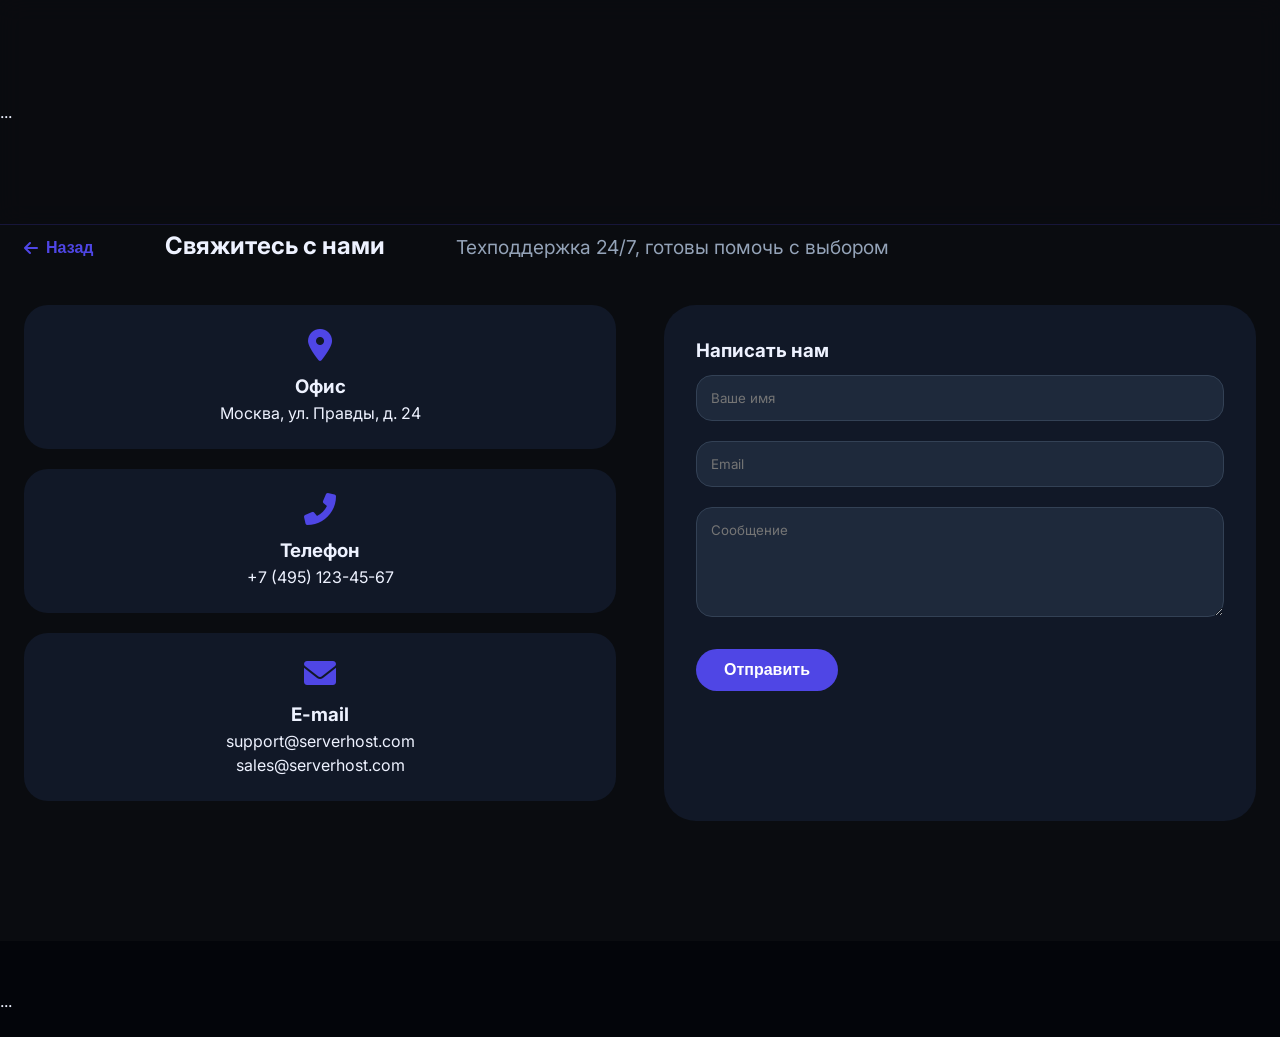
<file: contact.html>
<!DOCTYPE html>
<html lang="ru">
<head>
  
<!-- Yandex.Metrika counter -->
<script type="text/javascript">
    (function(m,e,t,r,i,k,a){
        m[i]=m[i]||function(){(m[i].a=m[i].a||[]).push(arguments)};
        m[i].l=1*new Date();
        for (var j = 0; j < document.scripts.length; j++) {if (document.scripts[j].src === r) { return; }}
        k=e.createElement(t),a=e.getElementsByTagName(t)[0],k.async=1,k.src=r,a.parentNode.insertBefore(k,a)
    })(window, document,'script','https://mc.yandex.ru/metrika/tag.js?id=109397062', 'ym');

    ym(109397062, 'init', {ssr:true, webvisor:true, clickmap:true, ecommerce:"dataLayer", referrer: document.referrer, url: location.href, accurateTrackBounce:true, trackLinks:true});
</script>
<noscript><div><img src="https://mc.yandex.ru/watch/109397062" style="position:absolute; left:-9999px;" alt="" /></div></noscript>
<!-- /Yandex.Metrika counter -->



  <meta charset="UTF-8">
  <meta name="viewport" content="width=device-width, initial-scale=1.0">
  <title>ServerHost | Контакты</title>
  <link rel="preconnect" href="https://fonts.googleapis.com">
  <link rel="preconnect" href="https://fonts.gstatic.com" crossorigin>
  <link href="https://fonts.googleapis.com/css2?family=Inter:wght@300;400;600;700;800&display=swap" rel="stylesheet">
  <link rel="stylesheet" href="https://cdnjs.cloudflare.com/ajax/libs/font-awesome/6.0.0-beta3/css/all.min.css">
  <link rel="stylesheet" href="styles.css">
</head>
<body>
  <header class="main-header">...</header>
  <main>
    <section class="page-header">
      <div class="container">
        <button class="back-button" onclick="history.back()"><i class="fas fa-arrow-left"></i> Назад</button>
        <h1>Свяжитесь с нами</h1>
        <p>Техподдержка 24/7, готовы помочь с выбором</p>
      </div>
    </section>
    <section class="contact-section">
      <div class="container contact-grid">
        <div class="contact-info">
          <div class="contact-card"><i class="fas fa-map-marker-alt"></i><h3>Офис</h3><p>Москва, ул. Правды, д. 24</p></div>
          <div class="contact-card"><i class="fas fa-phone-alt"></i><h3>Телефон</h3><p>+7 (495) 123-45-67</p></div>
          <div class="contact-card"><i class="fas fa-envelope"></i><h3>E-mail</h3><p>support@serverhost.com</p><p>sales@serverhost.com</p></div>
        </div>
        <form class="contact-form" id="contactForm"><h3>Написать нам</h3><input type="text" placeholder="Ваше имя" required><input type="email" placeholder="Email" required><textarea rows="5" placeholder="Сообщение"></textarea><button type="submit" class="btn btn-primary">Отправить</button><p class="form-message"></p></form>
      </div>
    </section>
  </main>
  <footer class="main-footer">...</footer>
  <script src="script.js"></script>
  <script>
    document.getElementById('contactForm')?.addEventListener('submit', (e) => { e.preventDefault(); e.target.querySelector('.form-message').innerText = 'Спасибо! Мы свяжемся с вами.'; setTimeout(() => e.target.reset(), 2000); });
  </script>
</body>
</html>
</file>
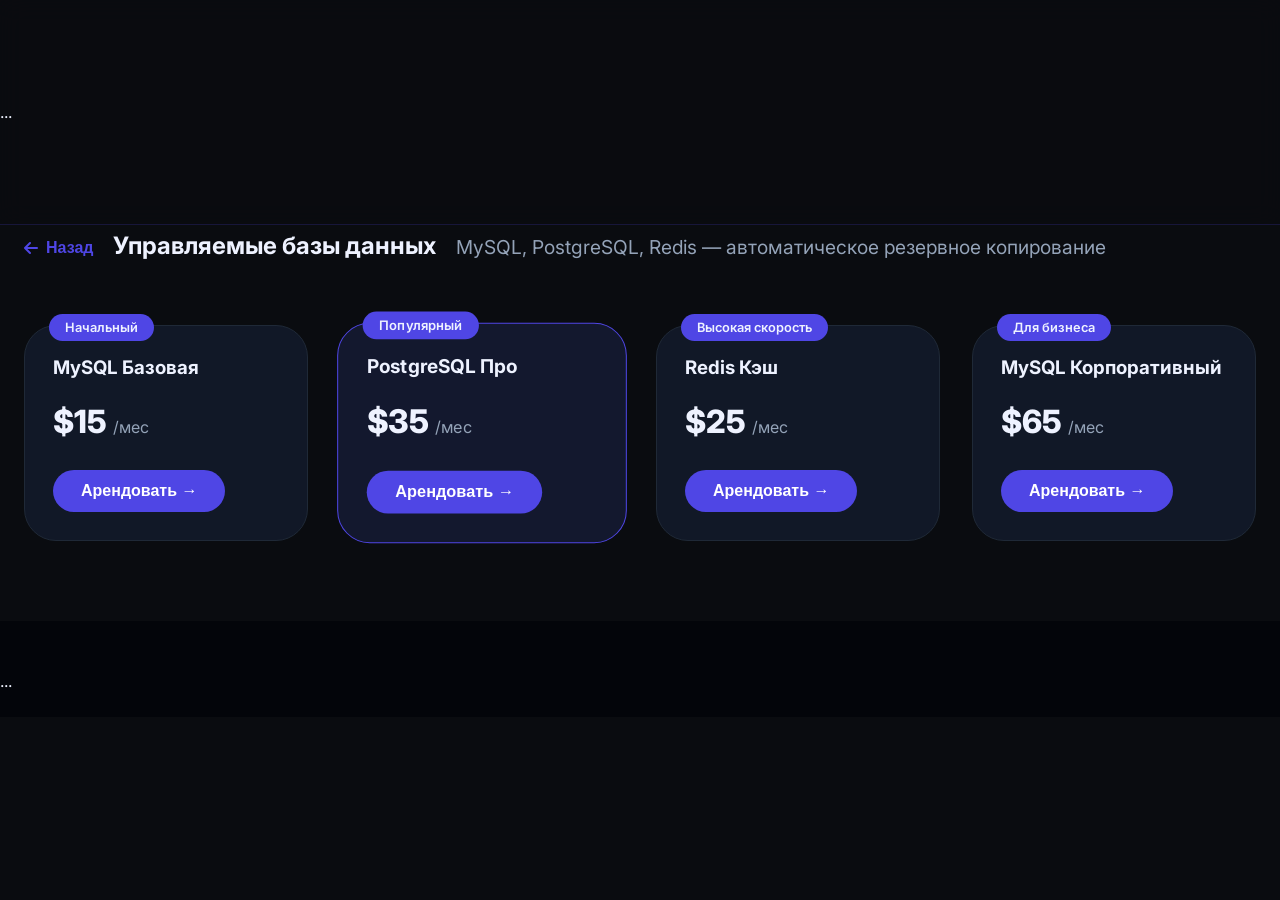
<file: database.html>
<!DOCTYPE html>
<html lang="ru">
<head>
  
<!-- Yandex.Metrika counter -->
<script type="text/javascript">
    (function(m,e,t,r,i,k,a){
        m[i]=m[i]||function(){(m[i].a=m[i].a||[]).push(arguments)};
        m[i].l=1*new Date();
        for (var j = 0; j < document.scripts.length; j++) {if (document.scripts[j].src === r) { return; }}
        k=e.createElement(t),a=e.getElementsByTagName(t)[0],k.async=1,k.src=r,a.parentNode.insertBefore(k,a)
    })(window, document,'script','https://mc.yandex.ru/metrika/tag.js?id=109397062', 'ym');

    ym(109397062, 'init', {ssr:true, webvisor:true, clickmap:true, ecommerce:"dataLayer", referrer: document.referrer, url: location.href, accurateTrackBounce:true, trackLinks:true});
</script>
<noscript><div><img src="https://mc.yandex.ru/watch/109397062" style="position:absolute; left:-9999px;" alt="" /></div></noscript>
<!-- /Yandex.Metrika counter -->



  <meta charset="UTF-8">
  <meta name="viewport" content="width=device-width, initial-scale=1.0">
  <title>ServerHost | Базы данных</title>
  <link rel="preconnect" href="https://fonts.googleapis.com">
  <link rel="preconnect" href="https://fonts.gstatic.com" crossorigin>
  <link href="https://fonts.googleapis.com/css2?family=Inter:wght@300;400;600;700;800&display=swap" rel="stylesheet">
  <link rel="stylesheet" href="https://cdnjs.cloudflare.com/ajax/libs/font-awesome/6.0.0-beta3/css/all.min.css">
  <link rel="stylesheet" href="styles.css">
</head>
<body>
  <header class="main-header">...</header>
  <main>
    <section class="page-header">
      <div class="container">
        <button class="back-button" onclick="history.back()"><i class="fas fa-arrow-left"></i> Назад</button>
        <h1>Управляемые базы данных</h1>
        <p>MySQL, PostgreSQL, Redis — автоматическое резервное копирование</p>
      </div>
    </section>
    <section class="plans-grid-section"><div class="container"><div class="plans-grid" id="databasesList"></div></div></section>
  </main>
  <footer class="main-footer">...</footer>
  <script src="script.js"></script>
  <script>
    const databasesData = [
      { id: "db1", name: "MySQL Базовая", engine: "MySQL 8.0", storage: "20 ГБ", connections: "100", price: 15, badge: "Начальный" },
      { id: "db2", name: "PostgreSQL Про", engine: "PostgreSQL 15", storage: "50 ГБ", connections: "300", price: 35, badge: "Популярный", featured: true },
      { id: "db3", name: "Redis Кэш", engine: "Redis 7.0", storage: "10 ГБ", connections: "500", price: 25, badge: "Высокая скорость" },
      { id: "db4", name: "MySQL Корпоративный", engine: "MySQL 8.0", storage: "100 ГБ", connections: "1000", price: 65, badge: "Для бизнеса" }
    ];
    window.productsData = { databases: databasesData, servers: [] };
    window.currentProductType = "database";
    renderProductsList(databasesData, "databasesList", "database");
  </script>
</body>
</html>
</file>
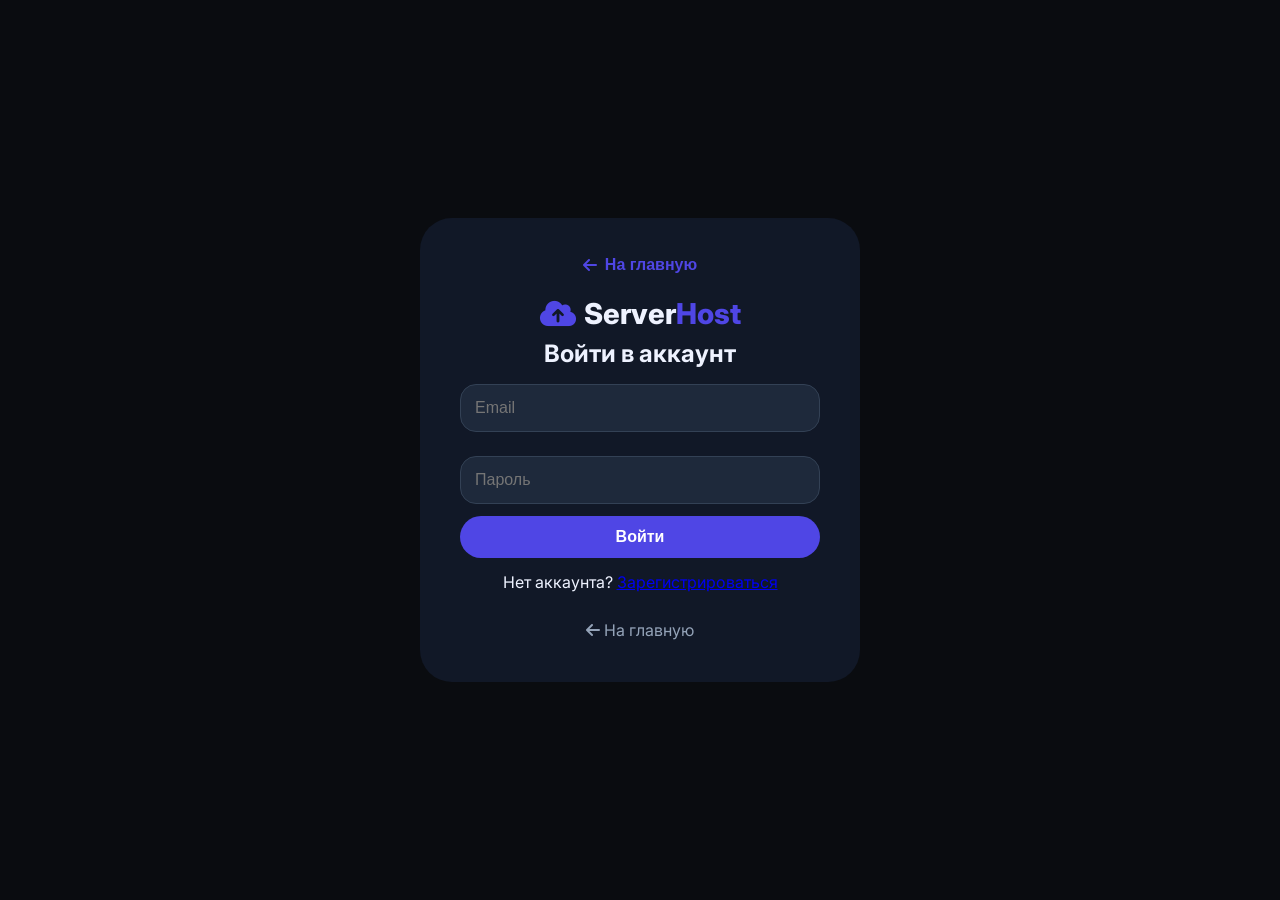
<file: login.html>
<!DOCTYPE html>
<html lang="ru">
<head>
  
<!-- Yandex.Metrika counter -->
<script type="text/javascript">
    (function(m,e,t,r,i,k,a){
        m[i]=m[i]||function(){(m[i].a=m[i].a||[]).push(arguments)};
        m[i].l=1*new Date();
        for (var j = 0; j < document.scripts.length; j++) {if (document.scripts[j].src === r) { return; }}
        k=e.createElement(t),a=e.getElementsByTagName(t)[0],k.async=1,k.src=r,a.parentNode.insertBefore(k,a)
    })(window, document,'script','https://mc.yandex.ru/metrika/tag.js?id=109397062', 'ym');

    ym(109397062, 'init', {ssr:true, webvisor:true, clickmap:true, ecommerce:"dataLayer", referrer: document.referrer, url: location.href, accurateTrackBounce:true, trackLinks:true});
</script>
<noscript><div><img src="https://mc.yandex.ru/watch/109397062" style="position:absolute; left:-9999px;" alt="" /></div></noscript>
<!-- /Yandex.Metrika counter -->


<meta charset="UTF-8"><meta name="viewport" content="width=device-width, initial-scale=1.0"><title>Вход | ServerHost</title><link rel="preconnect" href="https://fonts.googleapis.com"><link rel="preconnect" href="https://fonts.gstatic.com" crossorigin><link href="https://fonts.googleapis.com/css2?family=Inter:wght@300;400;600;700;800&display=swap" rel="stylesheet"><link rel="stylesheet" href="https://cdnjs.cloudflare.com/ajax/libs/font-awesome/6.0.0-beta3/css/all.min.css"><link rel="stylesheet" href="styles.css"></head>
<body>
  <div class="auth-page"><div class="auth-container"><button class="back-button auth-back" onclick="window.location.href='index.html'"><i class="fas fa-arrow-left"></i> На главную</button><div class="logo"><i class="fas fa-cloud-upload-alt"></i><span>Server<span class="accent">Host</span></span></div><h2>Войти в аккаунт</h2><form id="loginForm"><input type="email" id="loginEmail" placeholder="Email" required><input type="password" id="loginPassword" placeholder="Пароль" required><button type="submit" class="btn btn-primary full-width">Войти</button><p id="loginError" class="error-msg"></p></form><p>Нет аккаунта? <a href="register.html">Зарегистрироваться</a></p><a href="index.html" class="back-home"><i class="fas fa-arrow-left"></i> На главную</a></div></div>
  <script src="script.js"></script>
  <script>
    document.getElementById('loginForm').addEventListener('submit', (e) => { e.preventDefault(); const email = document.getElementById('loginEmail').value; const pwd = document.getElementById('loginPassword').value; const errorSpan = document.getElementById('loginError'); const users = JSON.parse(localStorage.getItem('users') || '[]'); const user = users.find(u => u.email === email && u.password === pwd); if(user) { sessionStorage.setItem('currentUser', JSON.stringify({ id: user.id, name: user.name, email: user.email })); window.location.href = 'index.html'; } else { errorSpan.innerText = 'Неверный email или пароль'; } });
  </script>
</body>
</html>
</file>
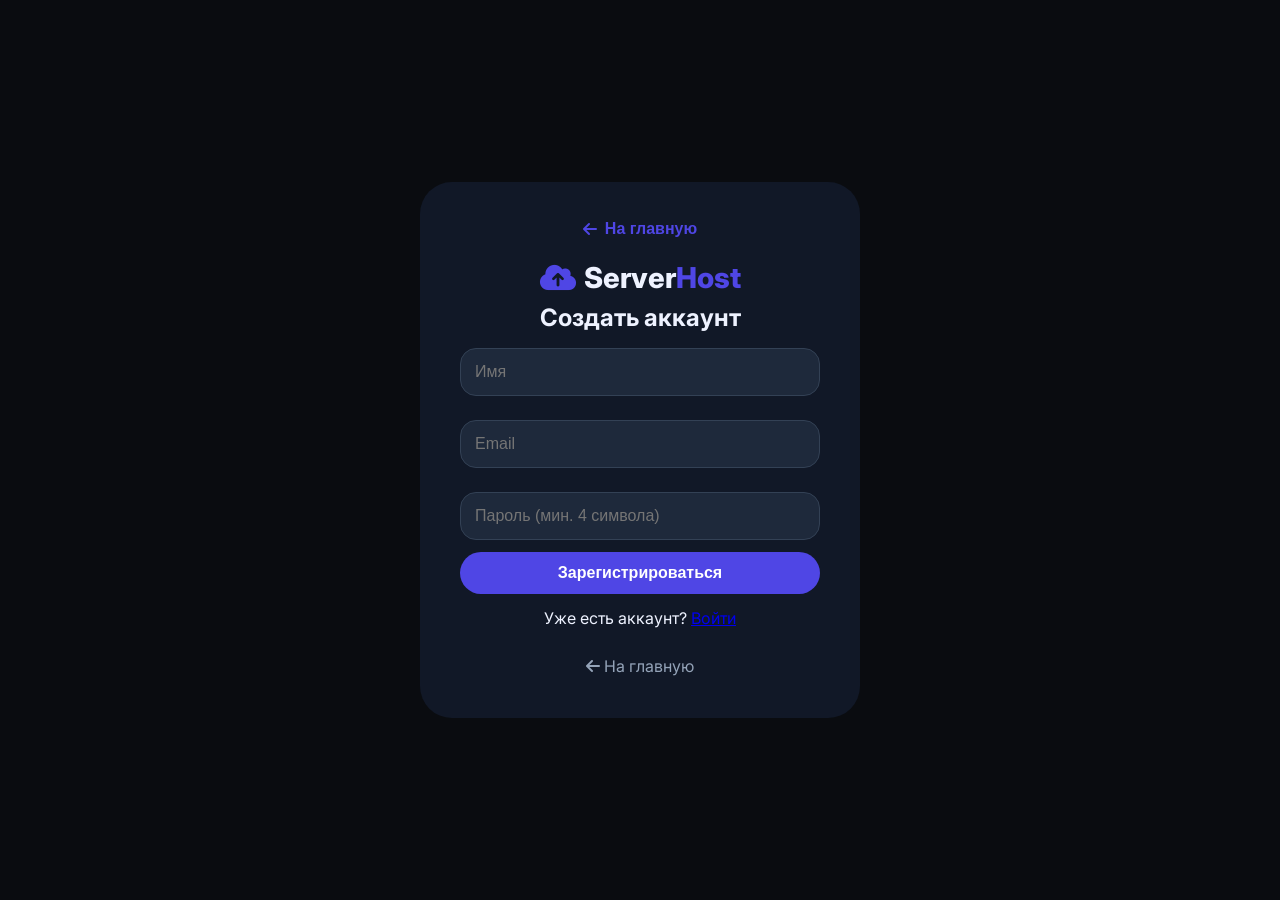
<file: register.html>
<!DOCTYPE html>
<html lang="ru">
<head>
  
<!-- Yandex.Metrika counter -->
<script type="text/javascript">
    (function(m,e,t,r,i,k,a){
        m[i]=m[i]||function(){(m[i].a=m[i].a||[]).push(arguments)};
        m[i].l=1*new Date();
        for (var j = 0; j < document.scripts.length; j++) {if (document.scripts[j].src === r) { return; }}
        k=e.createElement(t),a=e.getElementsByTagName(t)[0],k.async=1,k.src=r,a.parentNode.insertBefore(k,a)
    })(window, document,'script','https://mc.yandex.ru/metrika/tag.js?id=109397062', 'ym');

    ym(109397062, 'init', {ssr:true, webvisor:true, clickmap:true, ecommerce:"dataLayer", referrer: document.referrer, url: location.href, accurateTrackBounce:true, trackLinks:true});
</script>
<noscript><div><img src="https://mc.yandex.ru/watch/109397062" style="position:absolute; left:-9999px;" alt="" /></div></noscript>
<!-- /Yandex.Metrika counter -->


<meta charset="UTF-8"><meta name="viewport" content="width=device-width, initial-scale=1.0"><title>Регистрация | ServerHost</title><link rel="preconnect" href="https://fonts.googleapis.com"><link rel="preconnect" href="https://fonts.gstatic.com" crossorigin><link href="https://fonts.googleapis.com/css2?family=Inter:wght@300;400;600;700;800&display=swap" rel="stylesheet"><link rel="stylesheet" href="https://cdnjs.cloudflare.com/ajax/libs/font-awesome/6.0.0-beta3/css/all.min.css"><link rel="stylesheet" href="styles.css"></head>
<body>
  <div class="auth-page"><div class="auth-container"><button class="back-button auth-back" onclick="window.location.href='index.html'"><i class="fas fa-arrow-left"></i> На главную</button><div class="logo"><i class="fas fa-cloud-upload-alt"></i><span>Server<span class="accent">Host</span></span></div><h2>Создать аккаунт</h2><form id="registerForm"><input type="text" id="regName" placeholder="Имя" required><input type="email" id="regEmail" placeholder="Email" required><input type="password" id="regPassword" placeholder="Пароль (мин. 4 символа)" required><button type="submit" class="btn btn-primary full-width">Зарегистрироваться</button><p id="regError" class="error-msg"></p></form><p>Уже есть аккаунт? <a href="login.html">Войти</a></p><a href="index.html" class="back-home"><i class="fas fa-arrow-left"></i> На главную</a></div></div>
  <script src="script.js"></script>
  <script>
    document.getElementById('registerForm').addEventListener('submit', (e) => { e.preventDefault(); const name = document.getElementById('regName').value.trim(); const email = document.getElementById('regEmail').value.trim(); const pwd = document.getElementById('regPassword').value; const errorSpan = document.getElementById('regError'); if(!name || !email || pwd.length < 4) { errorSpan.innerText = 'Заполните все поля (пароль ≥4 символов)'; return; } let users = JSON.parse(localStorage.getItem('users') || '[]'); if(users.some(u => u.email === email)) { errorSpan.innerText = 'Email уже зарегистрирован'; return; } const newUser = { id: Date.now(), name, email, password: pwd }; users.push(newUser); localStorage.setItem('users', JSON.stringify(users)); sessionStorage.setItem('currentUser', JSON.stringify({ id: newUser.id, name, email })); window.location.href = 'index.html'; });
  </script>
</body>
</html>
</file>
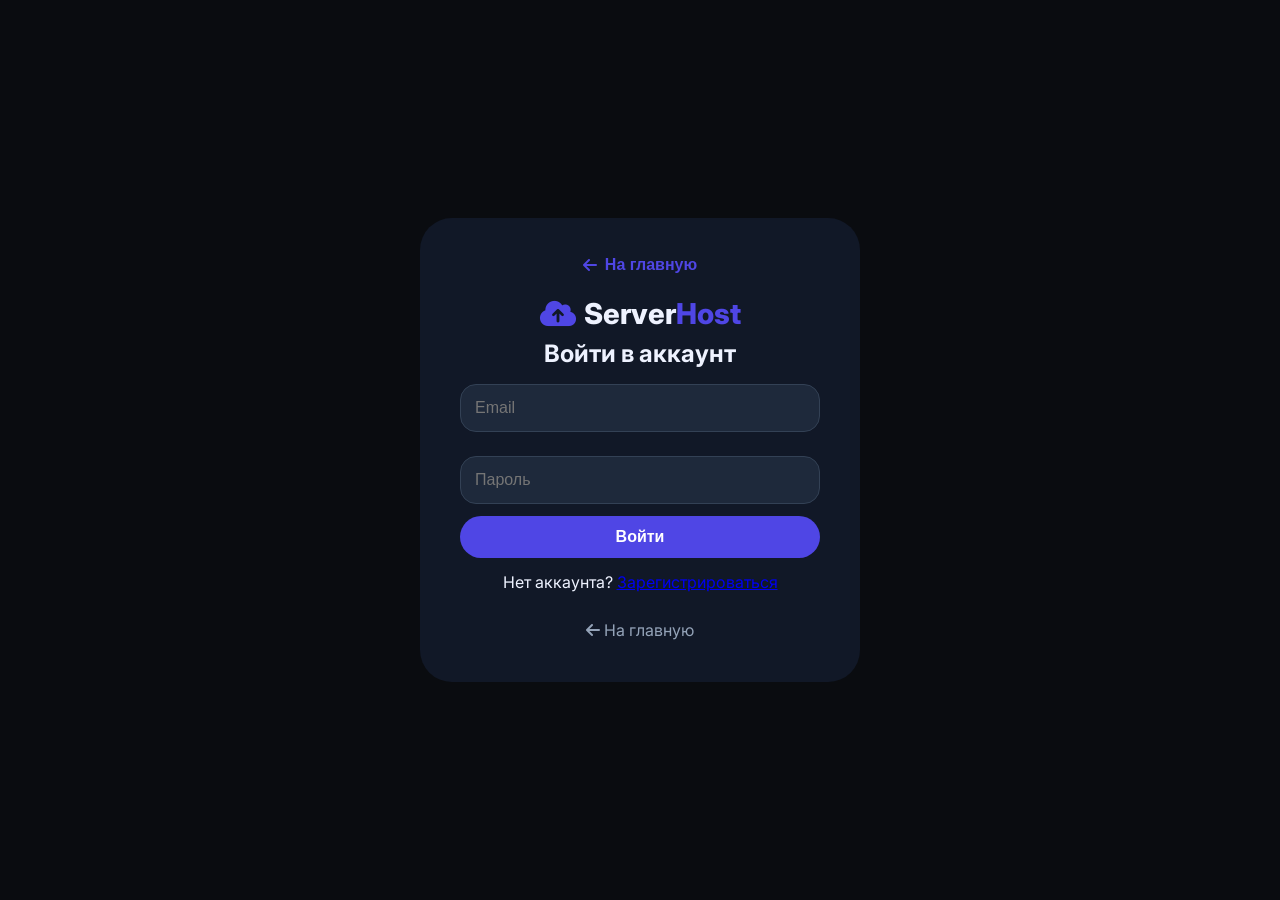
<file: rentals.html>
<!DOCTYPE html>
<html lang="ru">
<head>
  
<!-- Yandex.Metrika counter -->
<script type="text/javascript">
    (function(m,e,t,r,i,k,a){
        m[i]=m[i]||function(){(m[i].a=m[i].a||[]).push(arguments)};
        m[i].l=1*new Date();
        for (var j = 0; j < document.scripts.length; j++) {if (document.scripts[j].src === r) { return; }}
        k=e.createElement(t),a=e.getElementsByTagName(t)[0],k.async=1,k.src=r,a.parentNode.insertBefore(k,a)
    })(window, document,'script','https://mc.yandex.ru/metrika/tag.js?id=109397062', 'ym');

    ym(109397062, 'init', {ssr:true, webvisor:true, clickmap:true, ecommerce:"dataLayer", referrer: document.referrer, url: location.href, accurateTrackBounce:true, trackLinks:true});
</script>
<noscript><div><img src="https://mc.yandex.ru/watch/109397062" style="position:absolute; left:-9999px;" alt="" /></div></noscript>
<!-- /Yandex.Metrika counter -->



  <meta charset="UTF-8">
  <meta name="viewport" content="width=device-width, initial-scale=1.0">
  <title>ServerHost | Мои аренды</title>
  <link rel="preconnect" href="https://fonts.googleapis.com">
  <link rel="preconnect" href="https://fonts.gstatic.com" crossorigin>
  <link href="https://fonts.googleapis.com/css2?family=Inter:wght@300;400;600;700;800&display=swap" rel="stylesheet">
  <link rel="stylesheet" href="https://cdnjs.cloudflare.com/ajax/libs/font-awesome/6.0.0-beta3/css/all.min.css">
  <link rel="stylesheet" href="styles.css">
</head>
<body>
  <header class="main-header">...</header>
  <main>
    <section class="page-header">
      <div class="container">
        <button class="back-button" onclick="history.back()"><i class="fas fa-arrow-left"></i> Назад</button>
        <h1>Мои аренды</h1>
        <p>Управление арендованными серверами</p>
      </div>
    </section>
    <section class="rentals-section">
      <div class="container">
        <div id="rentalsList" class="rentals-list"></div>
        <div id="emptyRentals" class="empty-rentals" style="display:none;">
          <i class="fas fa-server"></i>
          <p>У вас пока нет активных аренд.</p>
          <a href="servers.html" class="btn btn-primary">Перейти к серверам</a>
        </div>

        <!-- Блок управления данными -->
        <div class="data-management">
          <h3><i class="fas fa-folder-open"></i> Работа с данными (ваша папка)</h3>
          <div class="data-buttons">
            <button class="btn btn-secondary" onclick="exportAllData()"><i class="fas fa-download"></i> Экспорт (сохранить в папку)</button>
            <label class="btn btn-outline" style="cursor:pointer;">
              <i class="fas fa-upload"></i> Импорт из файла
              <input type="file" id="importFileInput" accept=".json" style="display:none;" onchange="importAllData(this)">
            </label>
            <button class="btn btn-outline" style="border-color:#f43f5e; color:#f43f5e;" onclick="resetAllData()"><i class="fas fa-trash-alt"></i> Сбросить всё</button>
          </div>
          <p class="data-hint">Экспорт сохраняет всех пользователей и аренды серверов в JSON-файл.</p>
        </div>
      </div>
    </section>
  </main>
  <footer class="main-footer">...</footer>
  <script src="script.js"></script>
  <script>renderUserRentals();</script>
</body>
</html>
</file>
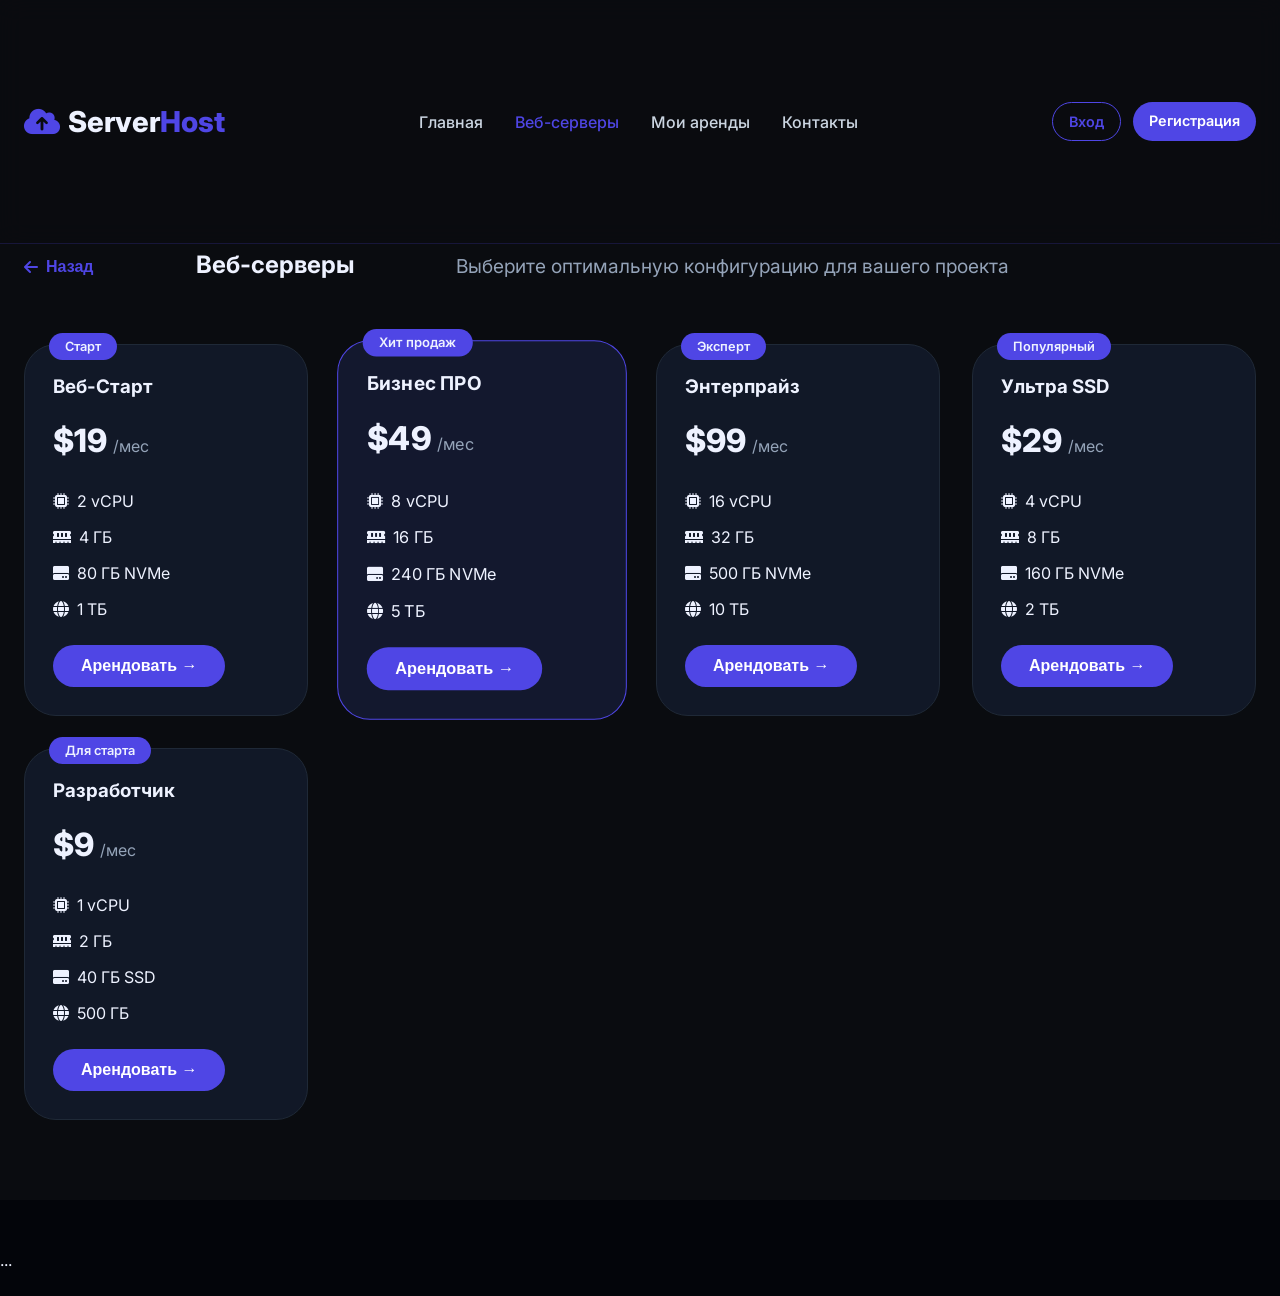
<file: servers.html>
<!DOCTYPE html>
<html lang="ru">
<head>
  
<!-- Yandex.Metrika counter -->
<script type="text/javascript">
    (function(m,e,t,r,i,k,a){
        m[i]=m[i]||function(){(m[i].a=m[i].a||[]).push(arguments)};
        m[i].l=1*new Date();
        for (var j = 0; j < document.scripts.length; j++) {if (document.scripts[j].src === r) { return; }}
        k=e.createElement(t),a=e.getElementsByTagName(t)[0],k.async=1,k.src=r,a.parentNode.insertBefore(k,a)
    })(window, document,'script','https://mc.yandex.ru/metrika/tag.js?id=109397062', 'ym');

    ym(109397062, 'init', {ssr:true, webvisor:true, clickmap:true, ecommerce:"dataLayer", referrer: document.referrer, url: location.href, accurateTrackBounce:true, trackLinks:true});
</script>
<noscript><div><img src="https://mc.yandex.ru/watch/109397062" style="position:absolute; left:-9999px;" alt="" /></div></noscript>
<!-- /Yandex.Metrika counter -->



  <meta charset="UTF-8">
  <meta name="viewport" content="width=device-width, initial-scale=1.0">
  <title>ServerHost | Веб-серверы</title>
  <link rel="preconnect" href="https://fonts.googleapis.com">
  <link rel="preconnect" href="https://fonts.gstatic.com" crossorigin>
  <link href="https://fonts.googleapis.com/css2?family=Inter:wght@300;400;600;700;800&display=swap" rel="stylesheet">
  <link rel="stylesheet" href="https://cdnjs.cloudflare.com/ajax/libs/font-awesome/6.0.0-beta3/css/all.min.css">
  <link rel="stylesheet" href="styles.css">
</head>
<body>
  <header class="main-header">
    <div class="container header-flex">
      <div class="logo"><i class="fas fa-cloud-upload-alt"></i><span>Server<span class="accent">Host</span></span></div>
      <nav class="main-nav"><ul><li><a href="index.html" class="nav-link">Главная</a></li><li><a href="servers.html" class="nav-link active">Веб-серверы</a></li><li><a href="rentals.html" class="nav-link">Мои аренды</a></li><li><a href="contact.html" class="nav-link">Контакты</a></li></ul></nav>
      <div class="auth-buttons" id="authButtons"><a href="login.html" class="btn-outline-small">Вход</a><a href="register.html" class="btn-primary-small">Регистрация</a></div>
      <div class="user-menu" id="userMenu" style="display: none;"><span id="userName"></span><button id="logoutBtn" class="logout-btn"><i class="fas fa-sign-out-alt"></i> Выйти</button></div>
      <div class="mobile-toggle" id="mobileToggle"><i class="fas fa-bars"></i></div>
    </div>
  </header>
  <main>
    <section class="page-header">
      <div class="container">
        <button class="back-button" onclick="history.back()"><i class="fas fa-arrow-left"></i> Назад</button>
        <h1>Веб-серверы</h1>
        <p>Выберите оптимальную конфигурацию для вашего проекта</p>
      </div>
    </section>
    <section class="plans-grid-section">
      <div class="container">
        <div class="plans-grid" id="serversList"></div>
      </div>
    </section>
  </main>
  <footer class="main-footer">...</footer>
  <script src="script.js"></script>
  <script>
    const serversData = [
      { id: "s1", name: "Веб-Старт", cpu: "2 vCPU", ram: "4 ГБ", disk: "80 ГБ NVMe", traffic: "1 ТБ", price: 19, badge: "Старт" },
      { id: "s2", name: "Бизнес ПРО", cpu: "8 vCPU", ram: "16 ГБ", disk: "240 ГБ NVMe", traffic: "5 ТБ", price: 49, badge: "Хит продаж", featured: true },
      { id: "s3", name: "Энтерпрайз", cpu: "16 vCPU", ram: "32 ГБ", disk: "500 ГБ NVMe", traffic: "10 ТБ", price: 99, badge: "Эксперт" },
      { id: "s4", name: "Ультра SSD", cpu: "4 vCPU", ram: "8 ГБ", disk: "160 ГБ NVMe", traffic: "2 ТБ", price: 29, badge: "Популярный" },
      { id: "s5", name: "Разработчик", cpu: "1 vCPU", ram: "2 ГБ", disk: "40 ГБ SSD", traffic: "500 ГБ", price: 9, badge: "Для старта" }
    ];
    renderProductsList(serversData, "serversList", "server");
  </script>
</body>
</html>
</file>
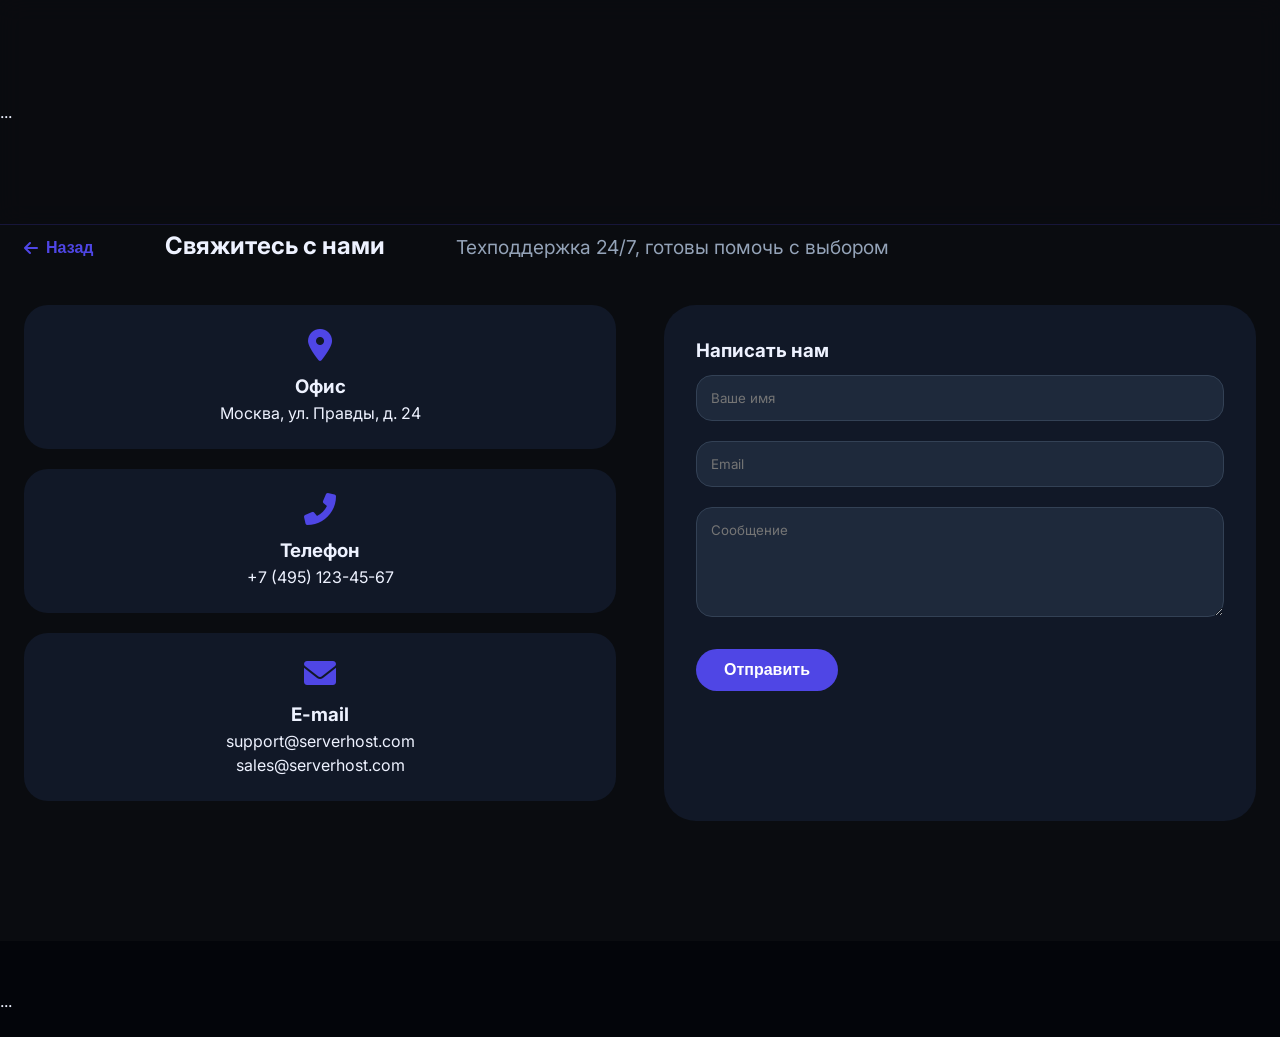
<file: serverhost/contact.html>
<!DOCTYPE html>
<html lang="ru">
<head>
  <meta charset="UTF-8">
  <meta name="viewport" content="width=device-width, initial-scale=1.0">
  <title>ServerHost | Контакты</title>
  <link rel="preconnect" href="https://fonts.googleapis.com">
  <link rel="preconnect" href="https://fonts.gstatic.com" crossorigin>
  <link href="https://fonts.googleapis.com/css2?family=Inter:wght@300;400;600;700;800&display=swap" rel="stylesheet">
  <link rel="stylesheet" href="https://cdnjs.cloudflare.com/ajax/libs/font-awesome/6.0.0-beta3/css/all.min.css">
  <link rel="stylesheet" href="styles.css">
</head>
<body>
  <header class="main-header">...</header>
  <main>
    <section class="page-header">
      <div class="container">
        <button class="back-button" onclick="history.back()"><i class="fas fa-arrow-left"></i> Назад</button>
        <h1>Свяжитесь с нами</h1>
        <p>Техподдержка 24/7, готовы помочь с выбором</p>
      </div>
    </section>
    <section class="contact-section">
      <div class="container contact-grid">
        <div class="contact-info">
          <div class="contact-card"><i class="fas fa-map-marker-alt"></i><h3>Офис</h3><p>Москва, ул. Правды, д. 24</p></div>
          <div class="contact-card"><i class="fas fa-phone-alt"></i><h3>Телефон</h3><p>+7 (495) 123-45-67</p></div>
          <div class="contact-card"><i class="fas fa-envelope"></i><h3>E-mail</h3><p>support@serverhost.com</p><p>sales@serverhost.com</p></div>
        </div>
        <form class="contact-form" id="contactForm"><h3>Написать нам</h3><input type="text" placeholder="Ваше имя" required><input type="email" placeholder="Email" required><textarea rows="5" placeholder="Сообщение"></textarea><button type="submit" class="btn btn-primary">Отправить</button><p class="form-message"></p></form>
      </div>
    </section>
  </main>
  <footer class="main-footer">...</footer>
  <script src="script.js"></script>
  <script>
    document.getElementById('contactForm')?.addEventListener('submit', (e) => { e.preventDefault(); e.target.querySelector('.form-message').innerText = 'Спасибо! Мы свяжемся с вами.'; setTimeout(() => e.target.reset(), 2000); });
  </script>
</body>
</html>
</file>
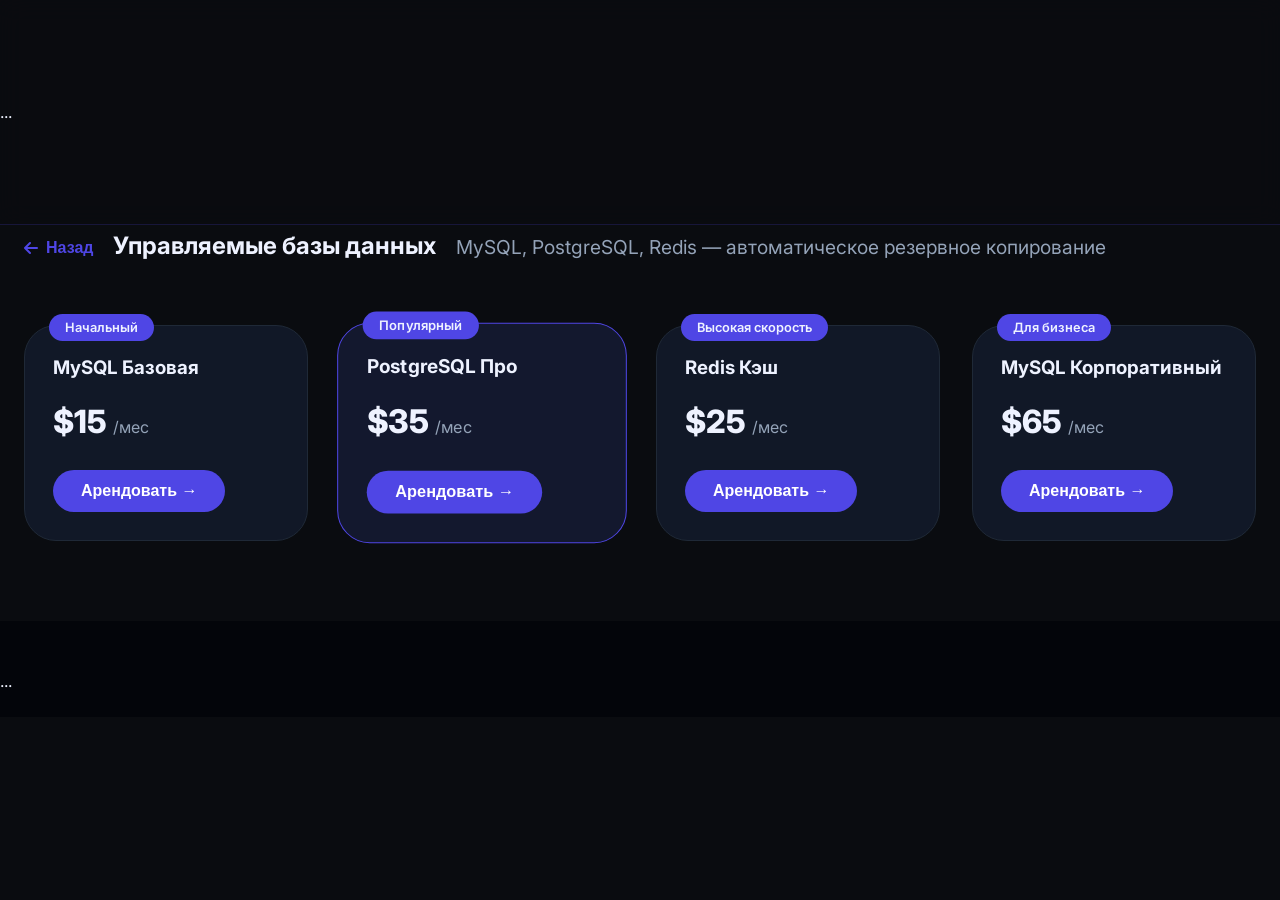
<file: serverhost/database.html>
<!DOCTYPE html>
<html lang="ru">
<head>
  <meta charset="UTF-8">
  <meta name="viewport" content="width=device-width, initial-scale=1.0">
  <title>ServerHost | Базы данных</title>
  <link rel="preconnect" href="https://fonts.googleapis.com">
  <link rel="preconnect" href="https://fonts.gstatic.com" crossorigin>
  <link href="https://fonts.googleapis.com/css2?family=Inter:wght@300;400;600;700;800&display=swap" rel="stylesheet">
  <link rel="stylesheet" href="https://cdnjs.cloudflare.com/ajax/libs/font-awesome/6.0.0-beta3/css/all.min.css">
  <link rel="stylesheet" href="styles.css">
</head>
<body>
  <header class="main-header">...</header>
  <main>
    <section class="page-header">
      <div class="container">
        <button class="back-button" onclick="history.back()"><i class="fas fa-arrow-left"></i> Назад</button>
        <h1>Управляемые базы данных</h1>
        <p>MySQL, PostgreSQL, Redis — автоматическое резервное копирование</p>
      </div>
    </section>
    <section class="plans-grid-section"><div class="container"><div class="plans-grid" id="databasesList"></div></div></section>
  </main>
  <footer class="main-footer">...</footer>
  <script src="script.js"></script>
  <script>
    const databasesData = [
      { id: "db1", name: "MySQL Базовая", engine: "MySQL 8.0", storage: "20 ГБ", connections: "100", price: 15, badge: "Начальный" },
      { id: "db2", name: "PostgreSQL Про", engine: "PostgreSQL 15", storage: "50 ГБ", connections: "300", price: 35, badge: "Популярный", featured: true },
      { id: "db3", name: "Redis Кэш", engine: "Redis 7.0", storage: "10 ГБ", connections: "500", price: 25, badge: "Высокая скорость" },
      { id: "db4", name: "MySQL Корпоративный", engine: "MySQL 8.0", storage: "100 ГБ", connections: "1000", price: 65, badge: "Для бизнеса" }
    ];
    window.productsData = { databases: databasesData, servers: [] };
    window.currentProductType = "database";
    renderProductsList(databasesData, "databasesList", "database");
  </script>
</body>
</html>
</file>
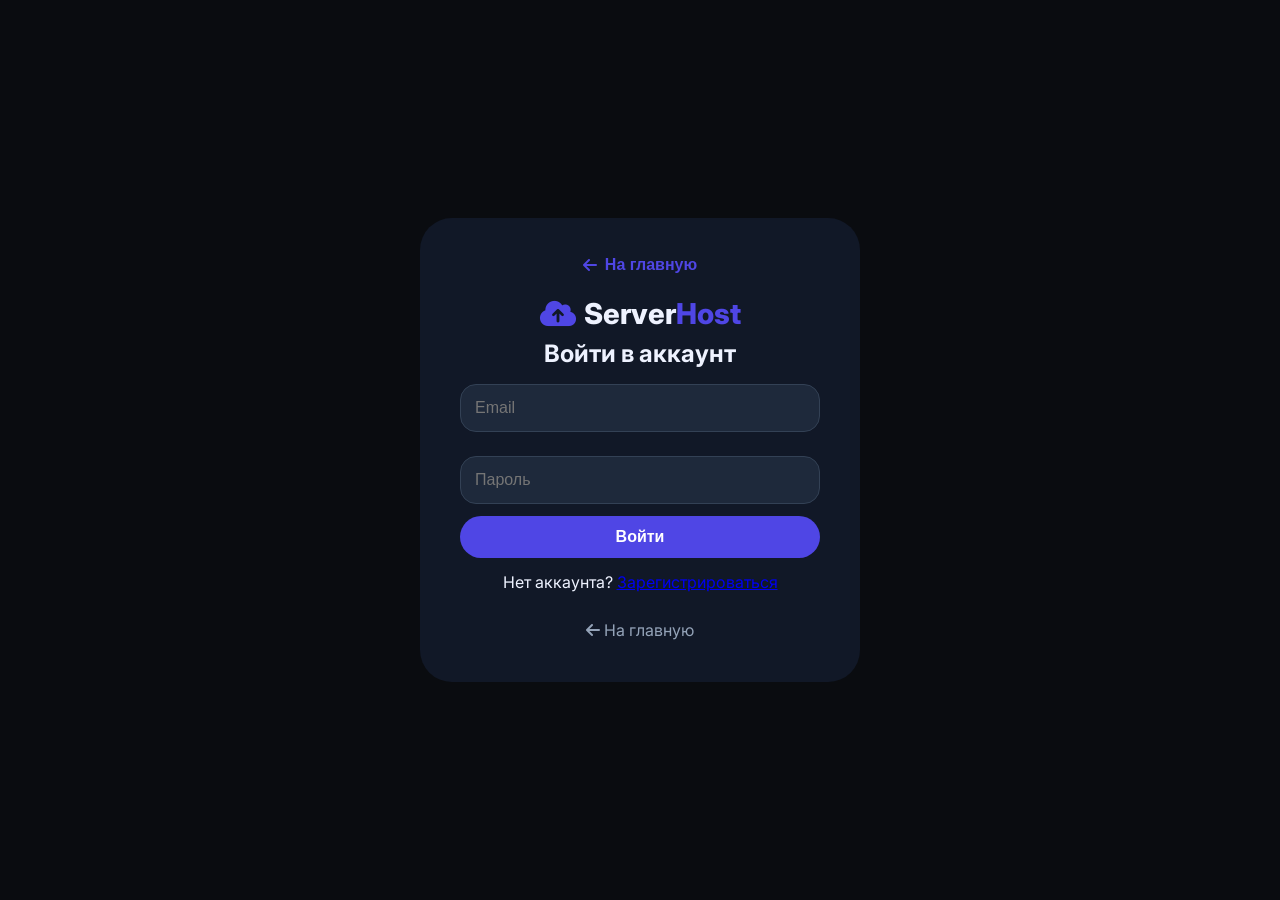
<file: serverhost/login.html>
<!DOCTYPE html>
<html lang="ru">
<head><meta charset="UTF-8"><meta name="viewport" content="width=device-width, initial-scale=1.0"><title>Вход | ServerHost</title><link rel="preconnect" href="https://fonts.googleapis.com"><link rel="preconnect" href="https://fonts.gstatic.com" crossorigin><link href="https://fonts.googleapis.com/css2?family=Inter:wght@300;400;600;700;800&display=swap" rel="stylesheet"><link rel="stylesheet" href="https://cdnjs.cloudflare.com/ajax/libs/font-awesome/6.0.0-beta3/css/all.min.css"><link rel="stylesheet" href="styles.css"></head>
<body>
  <div class="auth-page"><div class="auth-container"><button class="back-button auth-back" onclick="window.location.href='index.html'"><i class="fas fa-arrow-left"></i> На главную</button><div class="logo"><i class="fas fa-cloud-upload-alt"></i><span>Server<span class="accent">Host</span></span></div><h2>Войти в аккаунт</h2><form id="loginForm"><input type="email" id="loginEmail" placeholder="Email" required><input type="password" id="loginPassword" placeholder="Пароль" required><button type="submit" class="btn btn-primary full-width">Войти</button><p id="loginError" class="error-msg"></p></form><p>Нет аккаунта? <a href="register.html">Зарегистрироваться</a></p><a href="index.html" class="back-home"><i class="fas fa-arrow-left"></i> На главную</a></div></div>
  <script src="script.js"></script>
  <script>
    document.getElementById('loginForm').addEventListener('submit', (e) => { e.preventDefault(); const email = document.getElementById('loginEmail').value; const pwd = document.getElementById('loginPassword').value; const errorSpan = document.getElementById('loginError'); const users = JSON.parse(localStorage.getItem('users') || '[]'); const user = users.find(u => u.email === email && u.password === pwd); if(user) { sessionStorage.setItem('currentUser', JSON.stringify({ id: user.id, name: user.name, email: user.email })); window.location.href = 'index.html'; } else { errorSpan.innerText = 'Неверный email или пароль'; } });
  </script>
</body>
</html>
</file>
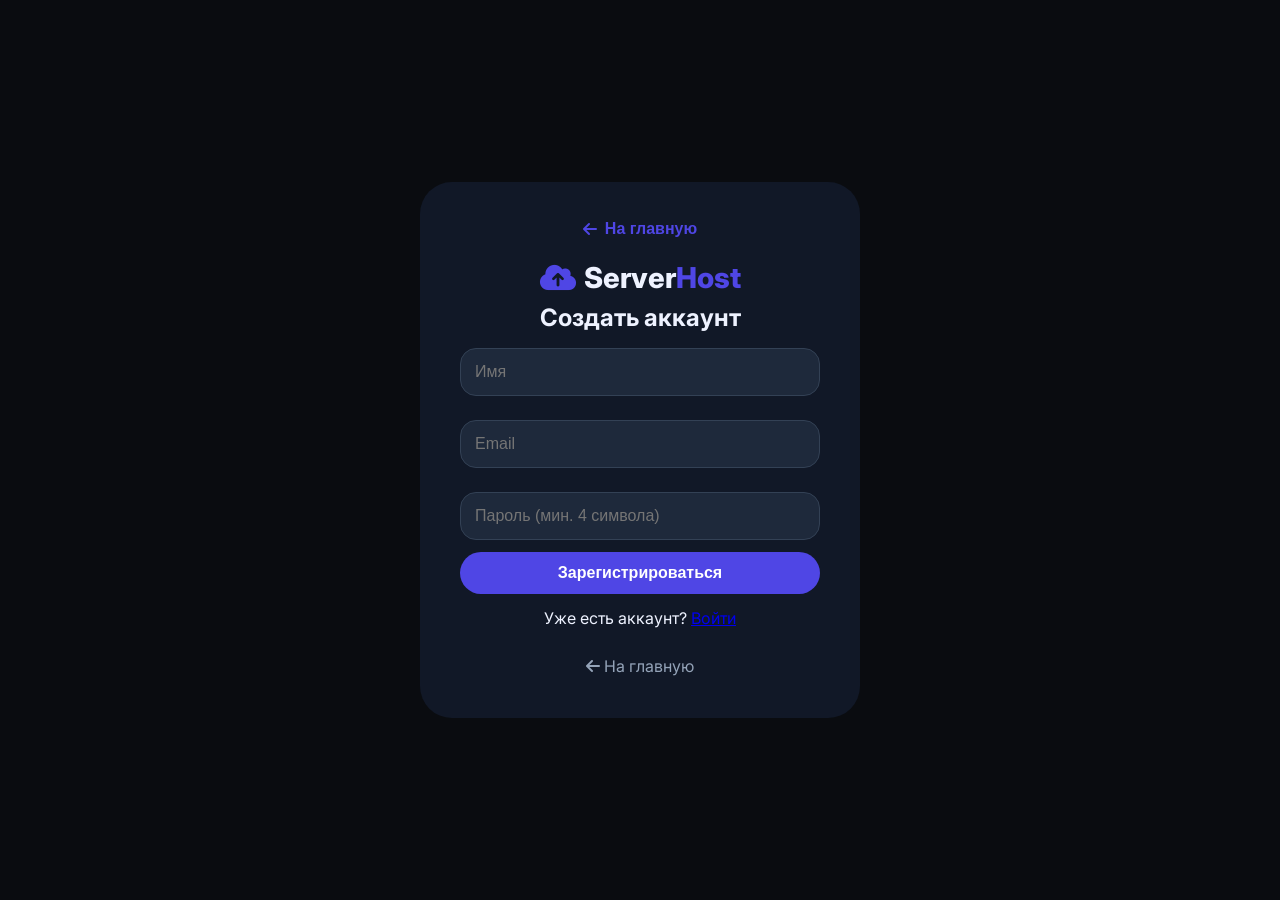
<file: serverhost/register.html>
<!DOCTYPE html>
<html lang="ru">
<head><meta charset="UTF-8"><meta name="viewport" content="width=device-width, initial-scale=1.0"><title>Регистрация | ServerHost</title><link rel="preconnect" href="https://fonts.googleapis.com"><link rel="preconnect" href="https://fonts.gstatic.com" crossorigin><link href="https://fonts.googleapis.com/css2?family=Inter:wght@300;400;600;700;800&display=swap" rel="stylesheet"><link rel="stylesheet" href="https://cdnjs.cloudflare.com/ajax/libs/font-awesome/6.0.0-beta3/css/all.min.css"><link rel="stylesheet" href="styles.css"></head>
<body>
  <div class="auth-page"><div class="auth-container"><button class="back-button auth-back" onclick="window.location.href='index.html'"><i class="fas fa-arrow-left"></i> На главную</button><div class="logo"><i class="fas fa-cloud-upload-alt"></i><span>Server<span class="accent">Host</span></span></div><h2>Создать аккаунт</h2><form id="registerForm"><input type="text" id="regName" placeholder="Имя" required><input type="email" id="regEmail" placeholder="Email" required><input type="password" id="regPassword" placeholder="Пароль (мин. 4 символа)" required><button type="submit" class="btn btn-primary full-width">Зарегистрироваться</button><p id="regError" class="error-msg"></p></form><p>Уже есть аккаунт? <a href="login.html">Войти</a></p><a href="index.html" class="back-home"><i class="fas fa-arrow-left"></i> На главную</a></div></div>
  <script src="script.js"></script>
  <script>
    document.getElementById('registerForm').addEventListener('submit', (e) => { e.preventDefault(); const name = document.getElementById('regName').value.trim(); const email = document.getElementById('regEmail').value.trim(); const pwd = document.getElementById('regPassword').value; const errorSpan = document.getElementById('regError'); if(!name || !email || pwd.length < 4) { errorSpan.innerText = 'Заполните все поля (пароль ≥4 символов)'; return; } let users = JSON.parse(localStorage.getItem('users') || '[]'); if(users.some(u => u.email === email)) { errorSpan.innerText = 'Email уже зарегистрирован'; return; } const newUser = { id: Date.now(), name, email, password: pwd }; users.push(newUser); localStorage.setItem('users', JSON.stringify(users)); sessionStorage.setItem('currentUser', JSON.stringify({ id: newUser.id, name, email })); window.location.href = 'index.html'; });
  </script>
</body>
</html>
</file>
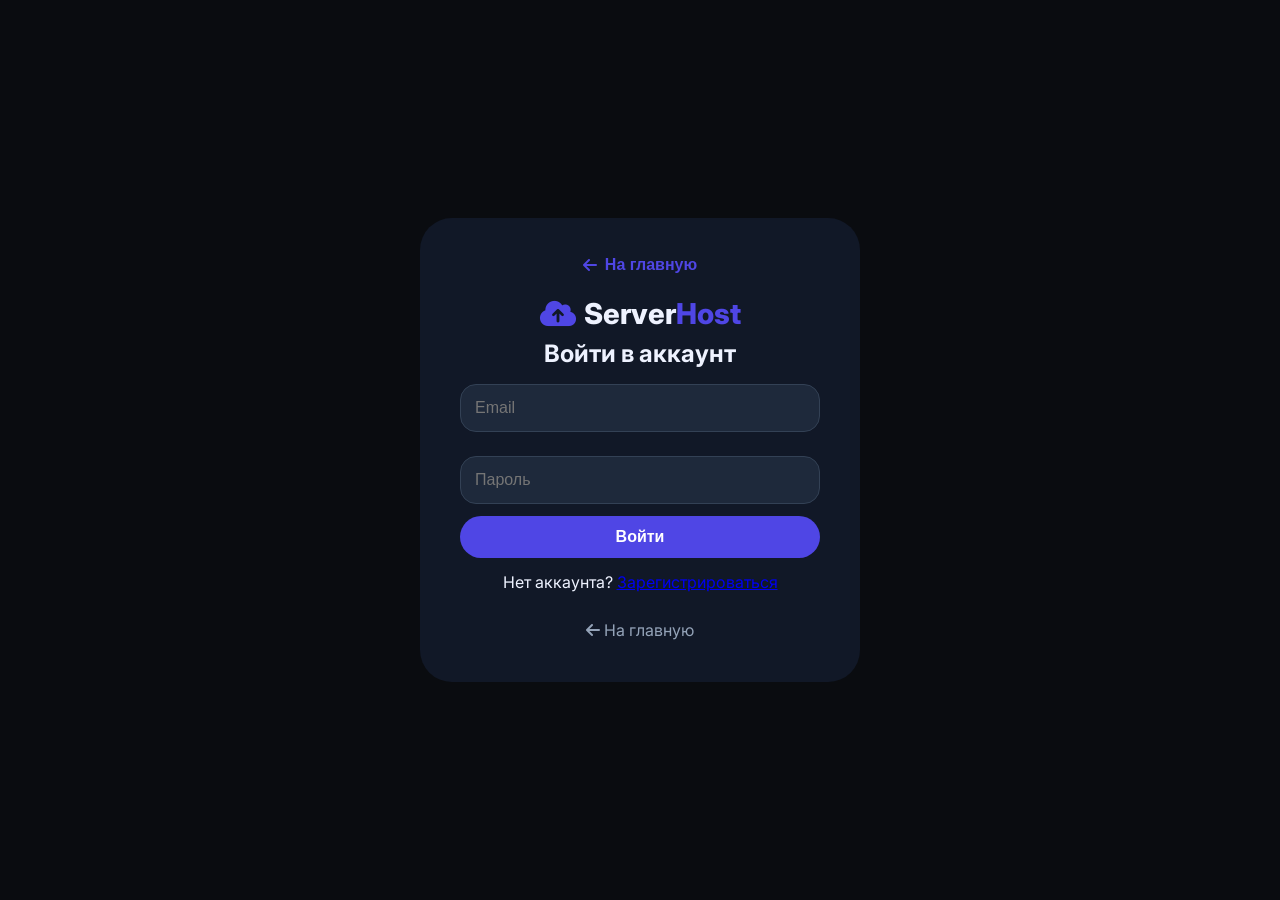
<file: serverhost/rentals.html>
<!DOCTYPE html>
<html lang="ru">
<head>
  <meta charset="UTF-8">
  <meta name="viewport" content="width=device-width, initial-scale=1.0">
  <title>ServerHost | Мои аренды</title>
  <link rel="preconnect" href="https://fonts.googleapis.com">
  <link rel="preconnect" href="https://fonts.gstatic.com" crossorigin>
  <link href="https://fonts.googleapis.com/css2?family=Inter:wght@300;400;600;700;800&display=swap" rel="stylesheet">
  <link rel="stylesheet" href="https://cdnjs.cloudflare.com/ajax/libs/font-awesome/6.0.0-beta3/css/all.min.css">
  <link rel="stylesheet" href="styles.css">
</head>
<body>
  <header class="main-header">...</header>
  <main>
    <section class="page-header">
      <div class="container">
        <button class="back-button" onclick="history.back()"><i class="fas fa-arrow-left"></i> Назад</button>
        <h1>Мои аренды</h1>
        <p>Управление арендованными серверами</p>
      </div>
    </section>
    <section class="rentals-section">
      <div class="container">
        <div id="rentalsList" class="rentals-list"></div>
        <div id="emptyRentals" class="empty-rentals" style="display:none;">
          <i class="fas fa-server"></i>
          <p>У вас пока нет активных аренд.</p>
          <a href="servers.html" class="btn btn-primary">Перейти к серверам</a>
        </div>

        <!-- Блок управления данными -->
        <div class="data-management">
          <h3><i class="fas fa-folder-open"></i> Работа с данными (ваша папка)</h3>
          <div class="data-buttons">
            <button class="btn btn-secondary" onclick="exportAllData()"><i class="fas fa-download"></i> Экспорт (сохранить в папку)</button>
            <label class="btn btn-outline" style="cursor:pointer;">
              <i class="fas fa-upload"></i> Импорт из файла
              <input type="file" id="importFileInput" accept=".json" style="display:none;" onchange="importAllData(this)">
            </label>
            <button class="btn btn-outline" style="border-color:#f43f5e; color:#f43f5e;" onclick="resetAllData()"><i class="fas fa-trash-alt"></i> Сбросить всё</button>
          </div>
          <p class="data-hint">Экспорт сохраняет всех пользователей и аренды серверов в JSON-файл.</p>
        </div>
      </div>
    </section>
  </main>
  <footer class="main-footer">...</footer>
  <script src="script.js"></script>
  <script>renderUserRentals();</script>
</body>
</html>
</file>
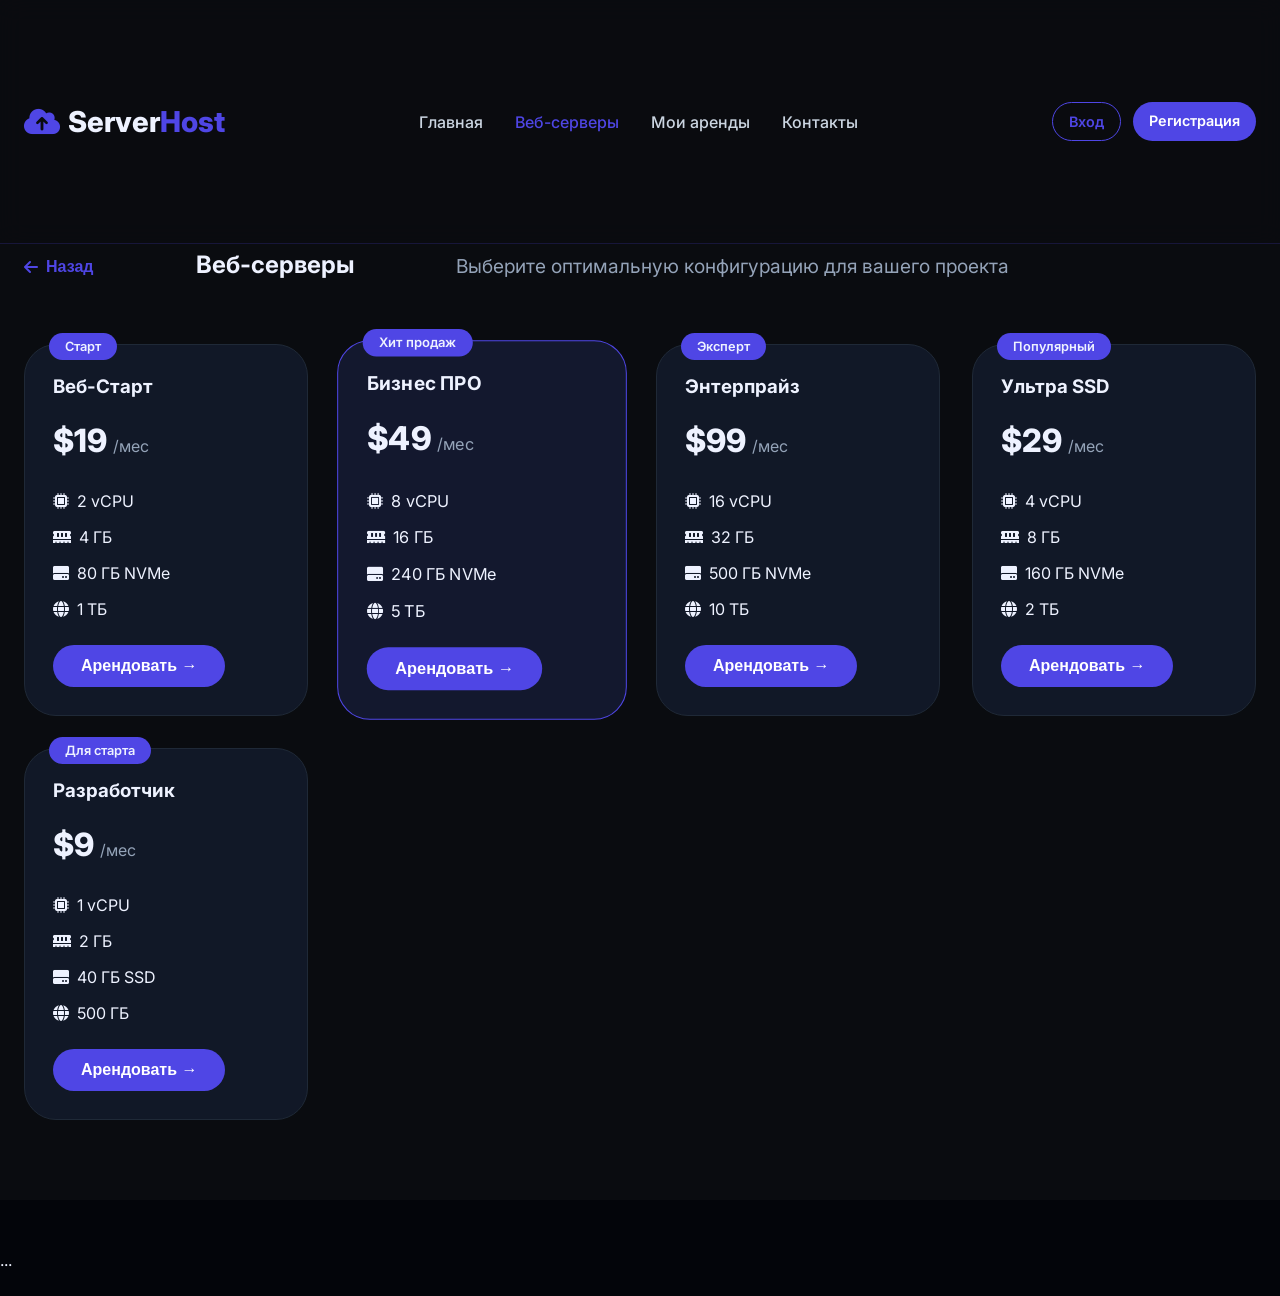
<file: serverhost/servers.html>
<!DOCTYPE html>
<html lang="ru">
<head>
  <meta charset="UTF-8">
  <meta name="viewport" content="width=device-width, initial-scale=1.0">
  <title>ServerHost | Веб-серверы</title>
  <link rel="preconnect" href="https://fonts.googleapis.com">
  <link rel="preconnect" href="https://fonts.gstatic.com" crossorigin>
  <link href="https://fonts.googleapis.com/css2?family=Inter:wght@300;400;600;700;800&display=swap" rel="stylesheet">
  <link rel="stylesheet" href="https://cdnjs.cloudflare.com/ajax/libs/font-awesome/6.0.0-beta3/css/all.min.css">
  <link rel="stylesheet" href="styles.css">
</head>
<body>
  <header class="main-header">
    <div class="container header-flex">
      <div class="logo"><i class="fas fa-cloud-upload-alt"></i><span>Server<span class="accent">Host</span></span></div>
      <nav class="main-nav"><ul><li><a href="index.html" class="nav-link">Главная</a></li><li><a href="servers.html" class="nav-link active">Веб-серверы</a></li><li><a href="rentals.html" class="nav-link">Мои аренды</a></li><li><a href="contact.html" class="nav-link">Контакты</a></li></ul></nav>
      <div class="auth-buttons" id="authButtons"><a href="login.html" class="btn-outline-small">Вход</a><a href="register.html" class="btn-primary-small">Регистрация</a></div>
      <div class="user-menu" id="userMenu" style="display: none;"><span id="userName"></span><button id="logoutBtn" class="logout-btn"><i class="fas fa-sign-out-alt"></i> Выйти</button></div>
      <div class="mobile-toggle" id="mobileToggle"><i class="fas fa-bars"></i></div>
    </div>
  </header>
  <main>
    <section class="page-header">
      <div class="container">
        <button class="back-button" onclick="history.back()"><i class="fas fa-arrow-left"></i> Назад</button>
        <h1>Веб-серверы</h1>
        <p>Выберите оптимальную конфигурацию для вашего проекта</p>
      </div>
    </section>
    <section class="plans-grid-section">
      <div class="container">
        <div class="plans-grid" id="serversList"></div>
      </div>
    </section>
  </main>
  <footer class="main-footer">...</footer>
  <script src="script.js"></script>
  <script>
    const serversData = [
      { id: "s1", name: "Веб-Старт", cpu: "2 vCPU", ram: "4 ГБ", disk: "80 ГБ NVMe", traffic: "1 ТБ", price: 19, badge: "Старт" },
      { id: "s2", name: "Бизнес ПРО", cpu: "8 vCPU", ram: "16 ГБ", disk: "240 ГБ NVMe", traffic: "5 ТБ", price: 49, badge: "Хит продаж", featured: true },
      { id: "s3", name: "Энтерпрайз", cpu: "16 vCPU", ram: "32 ГБ", disk: "500 ГБ NVMe", traffic: "10 ТБ", price: 99, badge: "Эксперт" },
      { id: "s4", name: "Ультра SSD", cpu: "4 vCPU", ram: "8 ГБ", disk: "160 ГБ NVMe", traffic: "2 ТБ", price: 29, badge: "Популярный" },
      { id: "s5", name: "Разработчик", cpu: "1 vCPU", ram: "2 ГБ", disk: "40 ГБ SSD", traffic: "500 ГБ", price: 9, badge: "Для старта" }
    ];
    renderProductsList(serversData, "serversList", "server");
  </script>
</body>
</html>
</file>
<file: styles.css>
/* ===== RESET & БАЗОВЫЕ СТИЛИ ===== */
* {
  margin: 0;
  padding: 0;
  box-sizing: border-box;
}

body {
  font-family: 'Inter', sans-serif;
  background: #0a0c10;
  color: #eef2ff;
  line-height: 1.5;
  overflow-x: hidden;
}

.container {
  max-width: 1280px;
  margin: 0 auto;
  padding: 0 24px;
}

/* ===== HEADER (без изменений) ===== */
.main-header {
  background: rgba(10, 12, 16, 0.9);
  backdrop-filter: blur(12px);
  border-bottom: 1px solid rgba(79, 70, 229, 0.2);
  position: sticky;
  top: 0;
  z-index: 100;
  padding: 100px 0;
}

.header-flex {
  display: flex;
  justify-content: space-between;
  align-items: center;
  flex-wrap: wrap;
  gap: 16px;
}

.logo {
  font-size: 1.8rem;
  font-weight: 800;
}
.logo i {
  color: #4f46e5;
  margin-right: 8px;
}
.accent {
  color: #4f46e5;
}

.main-nav ul {
  display: flex;
  list-style: none;
  gap: 32px;
}
.nav-link {
  color: #cbd5e1;
  text-decoration: none;
  font-weight: 500;
  transition: 0.2s;
}
.nav-link:hover, .nav-link.active {
  color: #4f46e5;
}

.auth-buttons {
  display: flex;
  gap: 12px;
}
.btn-outline-small, .btn-primary-small {
  padding: 8px 16px;
  border-radius: 30px;
  text-decoration: none;
  font-size: 0.9rem;
  font-weight: 600;
}
.btn-outline-small {
  border: 1px solid #4f46e5;
  color: #4f46e5;
  background: transparent;
}
.btn-primary-small {
  background: #4f46e5;
  color: white;
}

.user-menu {
  display: flex;
  align-items: center;
  gap: 16px;
}
.logout-btn {
  background: none;
  border: 1px solid #4f46e5;
  color: #4f46e5;
  padding: 6px 12px;
  border-radius: 30px;
  cursor: pointer;
  font-weight: 500;
  transition: 0.2s;
}
.logout-btn:hover {
  background: #4f46e5;
  color: white;
}

.mobile-toggle {
  display: none;
  font-size: 1.5rem;
  cursor: pointer;
}

/* ===== HERO ===== */
.hero {
  padding: 80px 0;
}
.hero-grid {
  display: grid;
  grid-template-columns: 1fr 1fr;
  gap: 48px;
  align-items: center;
}
.hero-content h1 {
  font-size: clamp(2rem, 8vw, 3.2rem);
  font-weight: 800;
  line-height: 1.2;
  margin-bottom: 20px;
  word-break: break-word;
  hyphens: auto;
}
.hero-content p {
  font-size: clamp(1rem, 4vw, 1.125rem);
  color: #cbd5e1;
  word-break: break-word;
}
.gradient-text {
  background: linear-gradient(135deg, #4f46e5, #a855f7);
  -webkit-background-clip: text;
  background-clip: text;
  color: transparent;
}
.hero-buttons {
  display: flex;
  gap: 16px;
  margin-top: 32px;
  flex-wrap: wrap;
}
.btn {
  padding: 12px 28px;
  border-radius: 40px;
  font-weight: 600;
  text-decoration: none;
  display: inline-flex;
  align-items: center;
  gap: 8px;
  transition: 0.2s;
  cursor: pointer;
  border: none;
  font-size: 1rem;
}
.btn-primary { background: #4f46e5; color: white; }
.btn-outline { border: 1px solid #4f46e5; color: #4f46e5; background: transparent; }
.btn-secondary { background: #1e293b; color: white; }
.btn-light { background: white; color: #0a0c10; }
.btn-primary:hover { background: #6366f1; transform: translateY(-2px); }
.btn-outline:hover { background: rgba(79, 70, 229, 0.1); transform: translateY(-2px); }

.hero-image img {
  width: 100%;
  border-radius: 24px;
  box-shadow: 0 20px 35px -10px rgba(0,0,0,0.5);
}

/* ===== FEATURES ===== */
.features {
  padding: 80px 0;
}
.section-header {
  text-align: center;
  margin-bottom: 48px;
}
.section-header h2 {
  font-size: clamp(1.8rem, 5vw, 2.2rem);
  margin-bottom: 12px;
  word-break: break-word;
}
.section-header p { color: #94a3b8; }
.features-grid {
  display: grid;
  grid-template-columns: repeat(auto-fit, minmax(240px,1fr));
  gap: 32px;
}
.feature-card {
  background: #111827;
  padding: 28px;
  border-radius: 24px;
  text-align: center;
  border: 1px solid #1f2937;
}
.feature-card i { font-size: 2.5rem; color: #4f46e5; margin-bottom: 16px; }
.feature-card h3 { margin-bottom: 8px; word-break: break-word; }

/* ===== ПЛАНОВЫЕ КАРТОЧКИ ===== */
.plans-preview, .plans-grid {
  display: grid;
  grid-template-columns: repeat(auto-fit, minmax(280px,1fr));
  gap: 32px;
}
.plan-card {
  background: #111827;
  border-radius: 32px;
  padding: 28px;
  position: relative;
  border: 1px solid #1f2937;
  transition: 0.2s;
}
.plan-card.featured {
  border: 1px solid #4f46e5;
  transform: scale(1.02);
  background: #13182e;
}
.plan-badge {
  position: absolute;
  top: -12px;
  left: 24px;
  background: #4f46e5;
  padding: 4px 16px;
  border-radius: 30px;
  font-size: 0.8rem;
  font-weight: 600;
}
.price { font-size: 2rem; font-weight: 800; margin: 16px 0; }
.price span { font-size: 1rem; font-weight: 400; color: #94a3b8; }
.plan-card ul { list-style: none; margin: 24px 0; }
.plan-card li { margin: 12px 0; display: flex; align-items: center; gap: 8px; word-break: break-word; }

/* ===== CTA ===== */
.cta-section {
  background: linear-gradient(135deg, #1e1b4b, #0f172a);
  text-align: center;
  padding: 64px 20px;
  border-radius: 48px;
  margin: 100px auto;
}
.cta-section .container { max-width: 700px; }
.cta-section h2 { font-size: clamp(1.6rem,5vw,2rem); margin-bottom: 16px; }

/* ===== FOOTER ===== */
.main-footer {
  background: #03050a;
  padding: 48px 0 24px;
  margin-top: 80px;
}
.footer-grid {
  display: grid;
  grid-template-columns: repeat(auto-fit, minmax(200px,1fr));
  gap: 40px;
}
.footer-about .logo { font-size: 1.5rem; }
.socials { display: flex; gap: 16px; margin-top: 16px; }
.socials a { color: #94a3b8; font-size: 1.4rem; transition: 0.2s; }
.socials a:hover { color: #4f46e5; }
.footer-links h4, .footer-contact h4 { margin-bottom: 16px; }
.footer-links ul { list-style: none; }
.footer-links li { margin-bottom: 8px; }
.footer-links a { color: #94a3b8; text-decoration: none; }
.footer-links a:hover { color: #4f46e5; }
.footer-contact p { margin-bottom: 8px; display: flex; align-items: center; gap: 8px; word-break: break-word; }
.footer-bottom { text-align: center; padding-top: 32px; border-top: 1px solid #1f2937; margin-top: 32px; color: #6c757d; }

/* ===== СТРАНИЦЫ АВТОРИЗАЦИИ ===== */
.auth-page {
  display: flex;
  justify-content: center;
  align-items: center;
  min-height: 100vh;
  background: #0a0c10;
  padding: 20px;
}
.auth-container {
  background: #111827;
  padding: 40px;
  border-radius: 32px;
  width: 100%;
  max-width: 440px;
  text-align: center;
  position: relative;
}
.auth-container input {
  width: 100%;
  padding: 14px;
  margin: 12px 0;
  background: #1e293b;
  border: 1px solid #334155;
  border-radius: 16px;
  color: white;
  font-size: 1rem;
}
.full-width { width: 100%; justify-content: center; }
.error-msg { color: #f43f5e; font-size: 0.85rem; margin-top: 12px; }
.back-home { display: inline-block; margin-top: 24px; color: #94a3b8; text-decoration: none; }
.back-home:hover { color: #4f46e5; }

/* ===== КНОПКА "НАЗАД" ===== */
.back-button {
  background: none;
  border: none;
  color: #4f46e5;
  font-size: 1rem;
  font-weight: 600;
  cursor: pointer;
  margin-bottom: 20px;
  display: inline-flex;
  align-items: center;
  gap: 8px;
  padding: 8px 0;
  transition: 0.2s;
}
.back-button:hover { color: #818cf8; transform: translateX(-4px); }
.auth-back {
  position: relative;
  top: -10px;
  margin-bottom: 20px;
  background: none;
  border: none;
  cursor: pointer;
  font-weight: 600;
  color: #4f46e5;
}
.page-header .container { display: flex; flex-direction: column; }
@media (min-width: 768px) {
  .page-header .container {
    flex-direction: row;
    align-items: baseline;
    justify-content: space-between;
    flex-wrap: wrap;
  }
  .back-button { order: 1; margin-bottom: 0; }
  .page-header h1 { order: 2; }
  .page-header p { width: 100%; order: 3; }
}

/* ===== АРЕНДА (RENTALS) ===== */
.rentals-list { display: flex; flex-direction: column; gap: 20px; }
.rental-item {
  background: #111827;
  border-radius: 24px;
  padding: 20px;
  display: flex;
  justify-content: space-between;
  align-items: center;
  flex-wrap: wrap;
  gap: 16px;
}
.cancel-btn {
  background: none;
  border: 1px solid #f43f5e;
  color: #f43f5e;
  padding: 8px 20px;
  border-radius: 30px;
  cursor: pointer;
  font-weight: 500;
}
.cancel-btn:hover { background: #f43f5e; color: white; }
.empty-rentals { text-align: center; padding: 60px; }

/* ===== БЛОК УПРАВЛЕНИЯ ДАННЫМИ ===== */
.data-management {
  margin-top: 48px;
  padding: 24px;
  background: #111827;
  border-radius: 24px;
  border: 1px solid #1f2937;
}
.data-management h3 {
  margin-bottom: 16px;
  display: flex;
  align-items: center;
  gap: 8px;
  font-size: 1.3rem;
}
.data-buttons { display: flex; flex-wrap: wrap; gap: 16px; margin-bottom: 16px; }
.data-hint { font-size: 0.85rem; color: #94a3b8; margin-top: 12px; }

/* ===== КОНТАКТЫ ===== */
.contact-section { padding: 40px 0; }
.contact-grid {
  display: grid;
  grid-template-columns: repeat(auto-fit, minmax(280px,1fr));
  gap: 48px;
}
.contact-card {
  background: #111827;
  padding: 24px;
  border-radius: 24px;
  text-align: center;
  margin-bottom: 20px;
}
.contact-card i { font-size: 2rem; color: #4f46e5; margin-bottom: 12px; }
.contact-form {
  background: #111827;
  padding: 32px;
  border-radius: 32px;
}
.contact-form input, .contact-form textarea {
  width: 100%;
  padding: 14px;
  margin: 10px 0;
  background: #1e293b;
  border: 1px solid #334155;
  border-radius: 16px;
  color: white;
  font-family: inherit;
  resize: vertical;
}
.contact-form button { margin-top: 16px; }
.form-message { margin-top: 12px; color: #4f46e5; }

/* ===== НОВЫЕ ПРАВКИ: ОТСТУПЫ И РАЗМЕР ТЕКСТА НА СТРАНИЦАХ СЕРВЕРОВ И БД ===== */
.plans-grid-section {
  margin-top: 60px;
}
.page-header p {
  font-size: 1.2rem;
  color: #94a3b8;
  margin-top: 8px;
  max-width: 800px;
}

/* ===== АДАПТИВНОСТЬ ===== */
@media (max-width: 768px) {
  .hero-grid { grid-template-columns: 1fr; text-align: center; }
  .hero-buttons { justify-content: center; }
  .main-nav ul {
    display: none;
    flex-direction: column;
    background: #0f172a;
    padding: 20px;
    position: absolute;
    top: 70px;
    left: 0;
    width: 100%;
    z-index: 99;
  }
  .main-nav ul.show-mobile { display: flex; }
  .mobile-toggle { display: block; }
  .auth-buttons, .user-menu { margin-left: auto; margin-right: 20px; }
  .plan-card.featured { transform: scale(1); }
  .rental-item { flex-direction: column; text-align: center; }
  .data-buttons { flex-direction: column; }
  .data-buttons .btn { width: 100%; justify-content: center; }
  .plans-grid-section { margin-top: 40px; }
  .page-header p { font-size: 1rem; }
}

@media (max-width: 480px) {
  .container { padding: 0 16px; }
  .hero { padding: 40px 0; }
  .features { padding: 40px 0; }
  .plan-card { padding: 20px; }
  .price { font-size: 1.6rem; }
  .auth-container { padding: 24px; }
}
</file>
<file: serverhost/styles.css>
/* ===== RESET & БАЗОВЫЕ СТИЛИ ===== */
* {
  margin: 0;
  padding: 0;
  box-sizing: border-box;
}

body {
  font-family: 'Inter', sans-serif;
  background: #0a0c10;
  color: #eef2ff;
  line-height: 1.5;
  overflow-x: hidden;
}

.container {
  max-width: 1280px;
  margin: 0 auto;
  padding: 0 24px;
}

/* ===== HEADER (без изменений) ===== */
.main-header {
  background: rgba(10, 12, 16, 0.9);
  backdrop-filter: blur(12px);
  border-bottom: 1px solid rgba(79, 70, 229, 0.2);
  position: sticky;
  top: 0;
  z-index: 100;
  padding: 100px 0;
}

.header-flex {
  display: flex;
  justify-content: space-between;
  align-items: center;
  flex-wrap: wrap;
  gap: 16px;
}

.logo {
  font-size: 1.8rem;
  font-weight: 800;
}
.logo i {
  color: #4f46e5;
  margin-right: 8px;
}
.accent {
  color: #4f46e5;
}

.main-nav ul {
  display: flex;
  list-style: none;
  gap: 32px;
}
.nav-link {
  color: #cbd5e1;
  text-decoration: none;
  font-weight: 500;
  transition: 0.2s;
}
.nav-link:hover, .nav-link.active {
  color: #4f46e5;
}

.auth-buttons {
  display: flex;
  gap: 12px;
}
.btn-outline-small, .btn-primary-small {
  padding: 8px 16px;
  border-radius: 30px;
  text-decoration: none;
  font-size: 0.9rem;
  font-weight: 600;
}
.btn-outline-small {
  border: 1px solid #4f46e5;
  color: #4f46e5;
  background: transparent;
}
.btn-primary-small {
  background: #4f46e5;
  color: white;
}

.user-menu {
  display: flex;
  align-items: center;
  gap: 16px;
}
.logout-btn {
  background: none;
  border: 1px solid #4f46e5;
  color: #4f46e5;
  padding: 6px 12px;
  border-radius: 30px;
  cursor: pointer;
  font-weight: 500;
  transition: 0.2s;
}
.logout-btn:hover {
  background: #4f46e5;
  color: white;
}

.mobile-toggle {
  display: none;
  font-size: 1.5rem;
  cursor: pointer;
}

/* ===== HERO ===== */
.hero {
  padding: 80px 0;
}
.hero-grid {
  display: grid;
  grid-template-columns: 1fr 1fr;
  gap: 48px;
  align-items: center;
}
.hero-content h1 {
  font-size: clamp(2rem, 8vw, 3.2rem);
  font-weight: 800;
  line-height: 1.2;
  margin-bottom: 20px;
  word-break: break-word;
  hyphens: auto;
}
.hero-content p {
  font-size: clamp(1rem, 4vw, 1.125rem);
  color: #cbd5e1;
  word-break: break-word;
}
.gradient-text {
  background: linear-gradient(135deg, #4f46e5, #a855f7);
  -webkit-background-clip: text;
  background-clip: text;
  color: transparent;
}
.hero-buttons {
  display: flex;
  gap: 16px;
  margin-top: 32px;
  flex-wrap: wrap;
}
.btn {
  padding: 12px 28px;
  border-radius: 40px;
  font-weight: 600;
  text-decoration: none;
  display: inline-flex;
  align-items: center;
  gap: 8px;
  transition: 0.2s;
  cursor: pointer;
  border: none;
  font-size: 1rem;
}
.btn-primary { background: #4f46e5; color: white; }
.btn-outline { border: 1px solid #4f46e5; color: #4f46e5; background: transparent; }
.btn-secondary { background: #1e293b; color: white; }
.btn-light { background: white; color: #0a0c10; }
.btn-primary:hover { background: #6366f1; transform: translateY(-2px); }
.btn-outline:hover { background: rgba(79, 70, 229, 0.1); transform: translateY(-2px); }

.hero-image img {
  width: 100%;
  border-radius: 24px;
  box-shadow: 0 20px 35px -10px rgba(0,0,0,0.5);
}

/* ===== FEATURES ===== */
.features {
  padding: 80px 0;
}
.section-header {
  text-align: center;
  margin-bottom: 48px;
}
.section-header h2 {
  font-size: clamp(1.8rem, 5vw, 2.2rem);
  margin-bottom: 12px;
  word-break: break-word;
}
.section-header p { color: #94a3b8; }
.features-grid {
  display: grid;
  grid-template-columns: repeat(auto-fit, minmax(240px,1fr));
  gap: 32px;
}
.feature-card {
  background: #111827;
  padding: 28px;
  border-radius: 24px;
  text-align: center;
  border: 1px solid #1f2937;
}
.feature-card i { font-size: 2.5rem; color: #4f46e5; margin-bottom: 16px; }
.feature-card h3 { margin-bottom: 8px; word-break: break-word; }

/* ===== ПЛАНОВЫЕ КАРТОЧКИ ===== */
.plans-preview, .plans-grid {
  display: grid;
  grid-template-columns: repeat(auto-fit, minmax(280px,1fr));
  gap: 32px;
}
.plan-card {
  background: #111827;
  border-radius: 32px;
  padding: 28px;
  position: relative;
  border: 1px solid #1f2937;
  transition: 0.2s;
}
.plan-card.featured {
  border: 1px solid #4f46e5;
  transform: scale(1.02);
  background: #13182e;
}
.plan-badge {
  position: absolute;
  top: -12px;
  left: 24px;
  background: #4f46e5;
  padding: 4px 16px;
  border-radius: 30px;
  font-size: 0.8rem;
  font-weight: 600;
}
.price { font-size: 2rem; font-weight: 800; margin: 16px 0; }
.price span { font-size: 1rem; font-weight: 400; color: #94a3b8; }
.plan-card ul { list-style: none; margin: 24px 0; }
.plan-card li { margin: 12px 0; display: flex; align-items: center; gap: 8px; word-break: break-word; }

/* ===== CTA ===== */
.cta-section {
  background: linear-gradient(135deg, #1e1b4b, #0f172a);
  text-align: center;
  padding: 64px 20px;
  border-radius: 48px;
  margin: 100px auto;
}
.cta-section .container { max-width: 700px; }
.cta-section h2 { font-size: clamp(1.6rem,5vw,2rem); margin-bottom: 16px; }

/* ===== FOOTER ===== */
.main-footer {
  background: #03050a;
  padding: 48px 0 24px;
  margin-top: 80px;
}
.footer-grid {
  display: grid;
  grid-template-columns: repeat(auto-fit, minmax(200px,1fr));
  gap: 40px;
}
.footer-about .logo { font-size: 1.5rem; }
.socials { display: flex; gap: 16px; margin-top: 16px; }
.socials a { color: #94a3b8; font-size: 1.4rem; transition: 0.2s; }
.socials a:hover { color: #4f46e5; }
.footer-links h4, .footer-contact h4 { margin-bottom: 16px; }
.footer-links ul { list-style: none; }
.footer-links li { margin-bottom: 8px; }
.footer-links a { color: #94a3b8; text-decoration: none; }
.footer-links a:hover { color: #4f46e5; }
.footer-contact p { margin-bottom: 8px; display: flex; align-items: center; gap: 8px; word-break: break-word; }
.footer-bottom { text-align: center; padding-top: 32px; border-top: 1px solid #1f2937; margin-top: 32px; color: #6c757d; }

/* ===== СТРАНИЦЫ АВТОРИЗАЦИИ ===== */
.auth-page {
  display: flex;
  justify-content: center;
  align-items: center;
  min-height: 100vh;
  background: #0a0c10;
  padding: 20px;
}
.auth-container {
  background: #111827;
  padding: 40px;
  border-radius: 32px;
  width: 100%;
  max-width: 440px;
  text-align: center;
  position: relative;
}
.auth-container input {
  width: 100%;
  padding: 14px;
  margin: 12px 0;
  background: #1e293b;
  border: 1px solid #334155;
  border-radius: 16px;
  color: white;
  font-size: 1rem;
}
.full-width { width: 100%; justify-content: center; }
.error-msg { color: #f43f5e; font-size: 0.85rem; margin-top: 12px; }
.back-home { display: inline-block; margin-top: 24px; color: #94a3b8; text-decoration: none; }
.back-home:hover { color: #4f46e5; }

/* ===== КНОПКА "НАЗАД" ===== */
.back-button {
  background: none;
  border: none;
  color: #4f46e5;
  font-size: 1rem;
  font-weight: 600;
  cursor: pointer;
  margin-bottom: 20px;
  display: inline-flex;
  align-items: center;
  gap: 8px;
  padding: 8px 0;
  transition: 0.2s;
}
.back-button:hover { color: #818cf8; transform: translateX(-4px); }
.auth-back {
  position: relative;
  top: -10px;
  margin-bottom: 20px;
  background: none;
  border: none;
  cursor: pointer;
  font-weight: 600;
  color: #4f46e5;
}
.page-header .container { display: flex; flex-direction: column; }
@media (min-width: 768px) {
  .page-header .container {
    flex-direction: row;
    align-items: baseline;
    justify-content: space-between;
    flex-wrap: wrap;
  }
  .back-button { order: 1; margin-bottom: 0; }
  .page-header h1 { order: 2; }
  .page-header p { width: 100%; order: 3; }
}

/* ===== АРЕНДА (RENTALS) ===== */
.rentals-list { display: flex; flex-direction: column; gap: 20px; }
.rental-item {
  background: #111827;
  border-radius: 24px;
  padding: 20px;
  display: flex;
  justify-content: space-between;
  align-items: center;
  flex-wrap: wrap;
  gap: 16px;
}
.cancel-btn {
  background: none;
  border: 1px solid #f43f5e;
  color: #f43f5e;
  padding: 8px 20px;
  border-radius: 30px;
  cursor: pointer;
  font-weight: 500;
}
.cancel-btn:hover { background: #f43f5e; color: white; }
.empty-rentals { text-align: center; padding: 60px; }

/* ===== БЛОК УПРАВЛЕНИЯ ДАННЫМИ ===== */
.data-management {
  margin-top: 48px;
  padding: 24px;
  background: #111827;
  border-radius: 24px;
  border: 1px solid #1f2937;
}
.data-management h3 {
  margin-bottom: 16px;
  display: flex;
  align-items: center;
  gap: 8px;
  font-size: 1.3rem;
}
.data-buttons { display: flex; flex-wrap: wrap; gap: 16px; margin-bottom: 16px; }
.data-hint { font-size: 0.85rem; color: #94a3b8; margin-top: 12px; }

/* ===== КОНТАКТЫ ===== */
.contact-section { padding: 40px 0; }
.contact-grid {
  display: grid;
  grid-template-columns: repeat(auto-fit, minmax(280px,1fr));
  gap: 48px;
}
.contact-card {
  background: #111827;
  padding: 24px;
  border-radius: 24px;
  text-align: center;
  margin-bottom: 20px;
}
.contact-card i { font-size: 2rem; color: #4f46e5; margin-bottom: 12px; }
.contact-form {
  background: #111827;
  padding: 32px;
  border-radius: 32px;
}
.contact-form input, .contact-form textarea {
  width: 100%;
  padding: 14px;
  margin: 10px 0;
  background: #1e293b;
  border: 1px solid #334155;
  border-radius: 16px;
  color: white;
  font-family: inherit;
  resize: vertical;
}
.contact-form button { margin-top: 16px; }
.form-message { margin-top: 12px; color: #4f46e5; }

/* ===== НОВЫЕ ПРАВКИ: ОТСТУПЫ И РАЗМЕР ТЕКСТА НА СТРАНИЦАХ СЕРВЕРОВ И БД ===== */
.plans-grid-section {
  margin-top: 60px;
}
.page-header p {
  font-size: 1.2rem;
  color: #94a3b8;
  margin-top: 8px;
  max-width: 800px;
}

/* ===== АДАПТИВНОСТЬ ===== */
@media (max-width: 768px) {
  .hero-grid { grid-template-columns: 1fr; text-align: center; }
  .hero-buttons { justify-content: center; }
  .main-nav ul {
    display: none;
    flex-direction: column;
    background: #0f172a;
    padding: 20px;
    position: absolute;
    top: 70px;
    left: 0;
    width: 100%;
    z-index: 99;
  }
  .main-nav ul.show-mobile { display: flex; }
  .mobile-toggle { display: block; }
  .auth-buttons, .user-menu { margin-left: auto; margin-right: 20px; }
  .plan-card.featured { transform: scale(1); }
  .rental-item { flex-direction: column; text-align: center; }
  .data-buttons { flex-direction: column; }
  .data-buttons .btn { width: 100%; justify-content: center; }
  .plans-grid-section { margin-top: 40px; }
  .page-header p { font-size: 1rem; }
}

@media (max-width: 480px) {
  .container { padding: 0 16px; }
  .hero { padding: 40px 0; }
  .features { padding: 40px 0; }
  .plan-card { padding: 20px; }
  .price { font-size: 1.6rem; }
  .auth-container { padding: 24px; }
}
</file>
